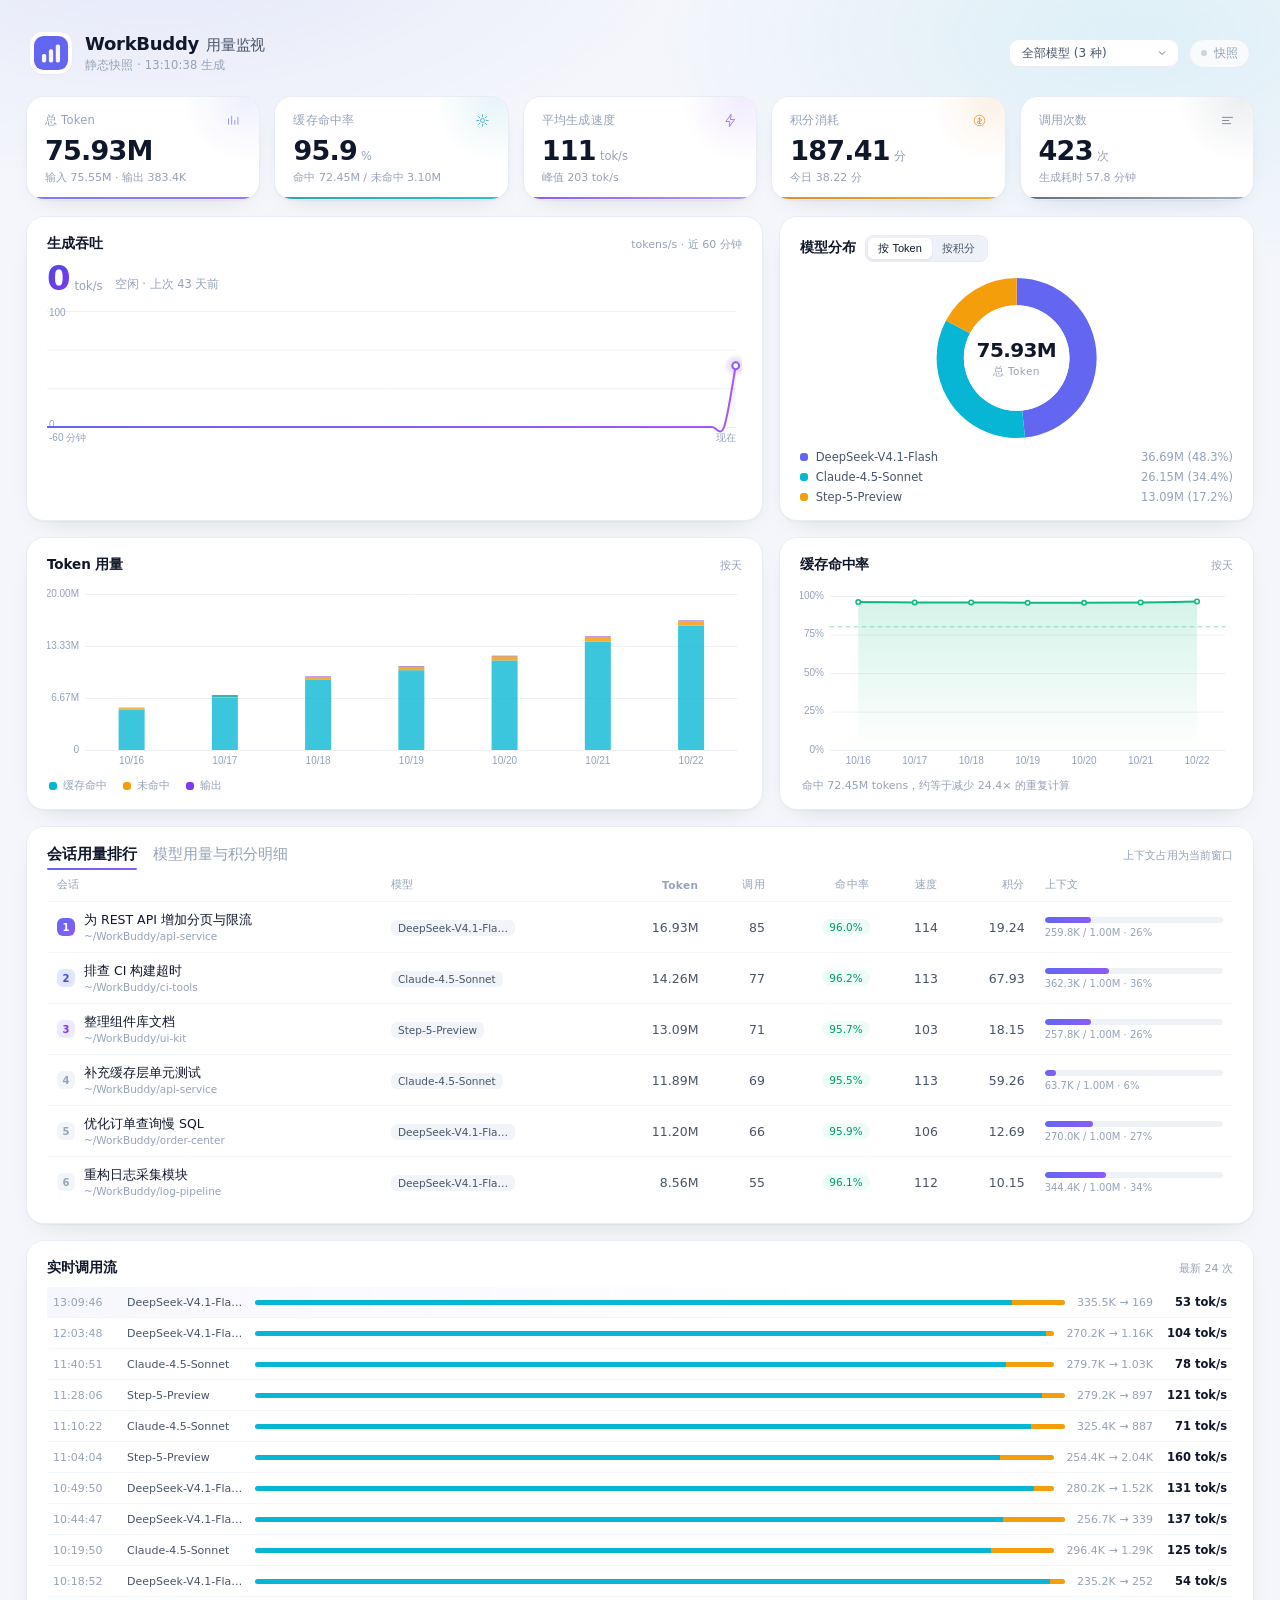
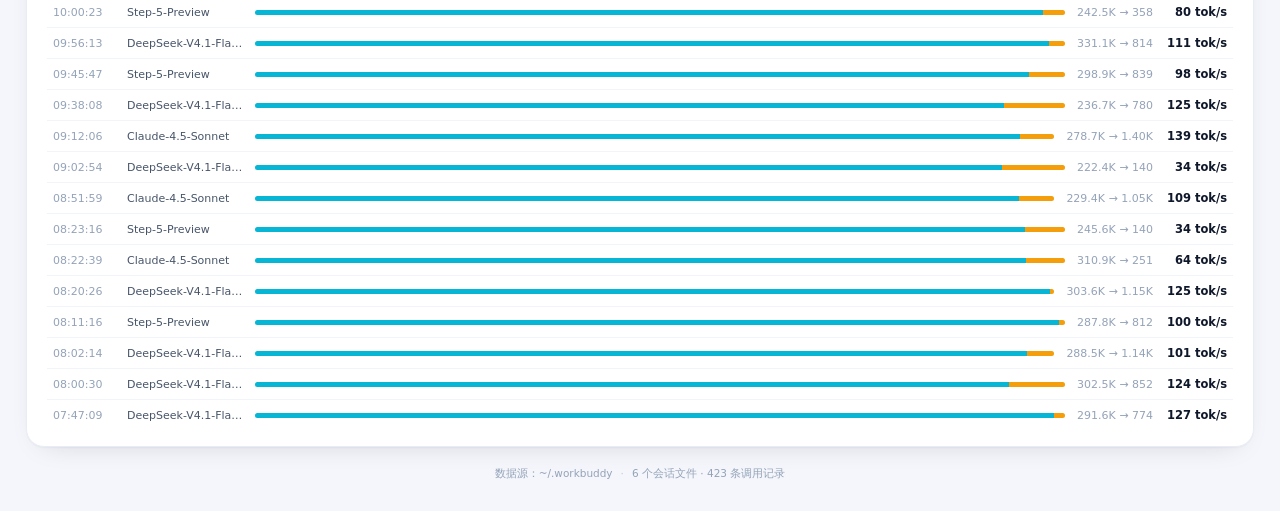
<file: preview.html>
<!DOCTYPE html>
<html lang="zh-CN">
<head>
<meta charset="utf-8">
<meta name="viewport" content="width=device-width, initial-scale=1">
<title>WorkBuddy 用量监视</title>
<link rel="icon" href="[data-uri]">
<style>
:root {
  --bg: #f4f6fb;
  --bg2: #eef1f8;
  --panel: #ffffff;
  --ink: #0f172a;
  --ink2: #475569;
  --ink3: #94a3b8;
  --line: #e8ecf4;
  --line2: #f1f4f9;
  --indigo: #6366f1;
  --violet: #8b5cf6;
  --cyan: #06b6d4;
  --amber: #f59e0b;
  --shadow: 0 1px 2px rgba(15, 23, 42, .04), 0 10px 28px -18px rgba(15, 23, 42, .22);
  --shadow-h: 0 2px 4px rgba(15, 23, 42, .05), 0 18px 36px -22px rgba(15, 23, 42, .3);
  --radius: 18px;
}

* { box-sizing: border-box; }

html, body {
  margin: 0;
  padding: 0;
  background: var(--bg);
  color: var(--ink);
  font-family: -apple-system, BlinkMacSystemFont, "Segoe UI", "Noto Sans CJK SC",
               "PingFang SC", "Hiragino Sans GB", "Microsoft YaHei", system-ui, sans-serif;
  font-size: 14px;
  -webkit-font-smoothing: antialiased;
}

body::before {
  content: "";
  position: fixed;
  inset: 0;
  background:
    radial-gradient(900px 420px at 12% -8%, rgba(99, 102, 241, .10), transparent 60%),
    radial-gradient(760px 380px at 88% 4%, rgba(6, 182, 212, .09), transparent 62%);
  pointer-events: none;
  z-index: 0;
}

.app {
  position: relative;
  z-index: 1;
  max-width: 1460px;
  margin: 0 auto;
  padding: 26px 26px 30px;
}

/* ---------------- topbar ---------------- */

.topbar {
  display: flex;
  align-items: center;
  gap: 20px;
  padding: 6px 4px 22px;
  flex-wrap: wrap;
}

.brand { display: flex; align-items: center; gap: 13px; margin-right: auto; }

.logo {
  width: 42px; height: 42px;
  border-radius: 13px;
  background: #fff;
  box-shadow: var(--shadow);
  display: grid;
  place-items: center;
  flex: none;
}
.logo svg { width: 34px; height: 34px; }

.brand-txt h1 {
  margin: 0;
  font-size: 18px;
  font-weight: 650;
  letter-spacing: -.015em;
  display: flex;
  align-items: baseline;
  gap: 7px;
}
.brand-txt h1 em {
  font-style: normal;
  font-weight: 500;
  font-size: 15px;
  color: var(--ink2);
}
.brand-txt .sub {
  margin-top: 3px;
  font-size: 11.5px;
  color: var(--ink3);
  letter-spacing: .01em;
}

.seg {
  display: inline-flex;
  background: #fff;
  border: 1px solid var(--line);
  border-radius: 12px;
  padding: 3px;
  box-shadow: 0 1px 2px rgba(15, 23, 42, .03);
}
.seg button {
  border: 0;
  background: transparent;
  color: var(--ink2);
  font: inherit;
  font-size: 12.5px;
  padding: 7px 15px;
  border-radius: 9px;
  cursor: pointer;
  transition: background .18s, color .18s, box-shadow .18s;
  white-space: nowrap;
}
.seg button:hover { color: var(--ink); background: #f7f8fc; }
.seg button.on {
  background: linear-gradient(135deg, #6366f1, #8b5cf6);
  color: #fff;
  box-shadow: 0 4px 12px -4px rgba(99, 102, 241, .5);
}

.top-right { display: flex; align-items: center; gap: 10px; }

.live {
  display: inline-flex;
  align-items: center;
  gap: 7px;
  font-size: 11.5px;
  color: #059669;
  background: #ecfdf5;
  border: 1px solid #d1fae5;
  padding: 6px 11px;
  border-radius: 999px;
  font-weight: 500;
  transition: opacity .2s;
}
.live i {
  width: 6px; height: 6px;
  border-radius: 50%;
  background: #10b981;
  box-shadow: 0 0 0 0 rgba(16, 185, 129, .55);
  animation: pulse 2s infinite;
}
.live.off { color: var(--ink3); background: #f8fafc; border-color: var(--line); }
.live.off i { background: #cbd5e1; animation: none; box-shadow: none; }

@keyframes pulse {
  0% { box-shadow: 0 0 0 0 rgba(16, 185, 129, .5); }
  70% { box-shadow: 0 0 0 7px rgba(16, 185, 129, 0); }
  100% { box-shadow: 0 0 0 0 rgba(16, 185, 129, 0); }
}

.icon-btn {
  width: 34px; height: 34px;
  border-radius: 11px;
  border: 1px solid var(--line);
  background: #fff;
  cursor: pointer;
  display: grid;
  place-items: center;
  box-shadow: 0 1px 2px rgba(15, 23, 42, .03);
  transition: transform .15s, background .15s;
}
.icon-btn:hover { background: #f8fafc; transform: translateY(-1px); }
.icon-btn svg { width: 14px; height: 14px; fill: var(--ink2); }

/* ---------------- kpi ---------------- */

.kpis {
  display: grid;
  grid-template-columns: repeat(5, 1fr);
  gap: 14px;
  margin-bottom: 16px;
}

.kpi {
  position: relative;
  background: var(--panel);
  border: 1px solid var(--line);
  border-radius: var(--radius);
  padding: 16px 18px 14px;
  box-shadow: var(--shadow);
  overflow: hidden;
  transition: transform .2s ease, box-shadow .2s ease;
}
.kpi:hover { transform: translateY(-2px); box-shadow: var(--shadow-h); }
.kpi::after {
  content: "";
  position: absolute;
  left: 0; right: 0; bottom: 0;
  height: 2.5px;
  background: linear-gradient(90deg, var(--a), var(--b));
  opacity: .85;
}
.kpi::before {
  content: "";
  position: absolute;
  width: 130px; height: 130px;
  right: -52px; top: -62px;
  border-radius: 50%;
  background: radial-gradient(circle, var(--a), transparent 68%);
  opacity: .10;
}

.kpi-top {
  display: flex;
  align-items: center;
  justify-content: space-between;
  font-size: 11.5px;
  color: var(--ink3);
  letter-spacing: .02em;
}
.kpi-ico {
  width: 15px; height: 15px;
  fill: none;
  stroke: var(--a);
  stroke-width: 1.6;
  opacity: .65;
}

.kpi-val {
  margin: 9px 0 5px;
  display: flex;
  align-items: baseline;
  gap: 4px;
}
.kpi-val b {
  font-size: 27px;
  font-weight: 640;
  letter-spacing: -.028em;
  font-variant-numeric: tabular-nums;
  line-height: 1.05;
}
.kpi-val small { font-size: 11.5px; color: var(--ink3); font-weight: 500; }

.kpi-foot {
  font-size: 11px;
  color: var(--ink3);
  white-space: nowrap;
  overflow: hidden;
  text-overflow: ellipsis;
}

/* ---------------- cards ---------------- */

.grid {
  display: grid;
  grid-template-columns: 1.55fr 1fr;
  gap: 16px;
  margin-bottom: 16px;
}

.card {
  background: var(--panel);
  border: 1px solid var(--line);
  border-radius: var(--radius);
  padding: 18px 20px 16px;
  box-shadow: var(--shadow);
  transition: box-shadow .22s ease;
  min-width: 0;
}
.card:hover { box-shadow: var(--shadow-h); }

.card > header {
  display: flex;
  align-items: baseline;
  gap: 10px;
  margin-bottom: 10px;
}
.card h2 {
  margin: 0;
  font-size: 13.5px;
  font-weight: 620;
  letter-spacing: -.005em;
  color: var(--ink);
}
.tag {
  font-size: 11px;
  color: var(--ink3);
  margin-left: auto;
  white-space: nowrap;
  font-variant-numeric: tabular-nums;
}

.chart-wrap {
  position: relative;
  height: 148px;
  margin-top: 4px;
}
.chart-wrap.tall { height: 186px; }
.chart-wrap canvas { width: 100%; height: 100%; display: block; }

.big-row {
  display: flex;
  align-items: flex-end;
  gap: 12px;
  margin: -2px 0 2px;
}
.big { display: flex; align-items: baseline; gap: 5px; }
.big b {
  font-size: 34px;
  font-weight: 650;
  letter-spacing: -.035em;
  font-variant-numeric: tabular-nums;
  line-height: 1;
  background: linear-gradient(135deg, #4f46e5, #7c3aed);
  -webkit-background-clip: text;
  background-clip: text;
  color: transparent;
}
.big small { font-size: 11.5px; color: var(--ink3); }
.big-sub {
  font-size: 11.5px;
  color: var(--ink3);
  padding-bottom: 3px;
}

.donut-wrap {
  position: relative;
  height: 172px;
  display: grid;
  place-items: center;
}
.donut-wrap canvas { width: 100%; height: 100%; position: absolute; inset: 0; }
.donut-center {
  position: relative;
  text-align: center;
  pointer-events: none;
}
.donut-center b {
  display: block;
  font-size: 20px;
  font-weight: 650;
  letter-spacing: -.03em;
  font-variant-numeric: tabular-nums;
}
.donut-center span {
  font-size: 10.5px;
  color: var(--ink3);
  letter-spacing: .04em;
}

.legend {
  list-style: none;
  margin: 6px 0 0;
  padding: 0;
  display: flex;
  flex-direction: column;
  gap: 6px;
}
.legend li {
  display: flex;
  align-items: center;
  gap: 8px;
  font-size: 11.5px;
  color: var(--ink2);
}
.legend i {
  width: 8px; height: 8px;
  border-radius: 3px;
  flex: none;
}
.legend .lname {
  overflow: hidden;
  text-overflow: ellipsis;
  white-space: nowrap;
}
.legend .lval {
  margin-left: auto;
  color: var(--ink3);
  font-variant-numeric: tabular-nums;
  flex: none;
}

.legend li.breakdown-item {
  display: flex;
  flex-direction: column;
  align-items: stretch;
  gap: 3px;
  padding: 3px 0;
}
.breakdown-item .item-head {
  display: flex;
  align-items: center;
  gap: 8px;
  font-size: 11.5px;
}
.breakdown-item .item-sub {
  display: flex;
  justify-content: space-between;
  align-items: center;
  margin-left: 16px;
  font-size: 10px;
  color: var(--ink3);
}
.price-chip {
  background: #f1f5f9;
  color: #334155;
  border-radius: 4px;
  padding: 1px 6px;
  font-weight: 550;
  font-size: 9.5px;
  letter-spacing: .02em;
}
.comp-txt {
  font-variant-numeric: tabular-nums;
  color: var(--ink3);
}
.breakdown-foot {
  display: flex;
  justify-content: space-between;
  align-items: center;
  margin-top: 6px;
  padding-top: 6px;
  border-top: 1px dashed var(--line);
  font-size: 10px;
}
.breakdown-foot .avg-price {
  color: var(--brand);
  font-weight: 600;
}
.breakdown-foot .foot-note {
  color: var(--ink3);
  font-size: 9px;
}

.legend-inline {
  display: flex;
  gap: 16px;
  font-size: 11px;
  color: var(--ink3);
  margin-top: 8px;
  padding-left: 2px;
}
.legend-inline span { display: inline-flex; align-items: center; gap: 6px; }
.legend-inline i {
  width: 8px; height: 8px;
  border-radius: 3px;
  display: inline-block;
}

.cache-note {
  font-size: 11px;
  color: var(--ink3);
  margin-top: 8px;
  padding-left: 2px;
}

/* ---------------- table ---------------- */

.c-sessions { margin-bottom: 16px; }

.table-wrap { overflow-x: auto; margin: 0 -6px; padding: 0 6px; }

table { width: 100%; border-collapse: collapse; }

thead th {
  text-align: left;
  font-size: 10.5px;
  font-weight: 550;
  color: var(--ink3);
  letter-spacing: .04em;
  padding: 0 10px 9px;
  white-space: nowrap;
  border-bottom: 1px solid var(--line2);
}
th.num, td.num { text-align: right; font-variant-numeric: tabular-nums; }

tbody td {
  padding: 10px;
  font-size: 12.5px;
  border-bottom: 1px solid var(--line2);
  color: var(--ink2);
  white-space: nowrap;
}
tbody tr:last-child td { border-bottom: 0; }
tbody tr { transition: background .15s; }
tbody tr:hover { background: #fafbff; }

td.col-title { max-width: 300px; }
.title-cell { display: flex; align-items: center; gap: 9px; min-width: 0; }
.rank {
  width: 18px; height: 18px;
  border-radius: 6px;
  background: #f1f5f9;
  color: var(--ink3);
  font-size: 10px;
  display: grid;
  place-items: center;
  flex: none;
  font-weight: 600;
}
tr:nth-child(1) .rank { background: linear-gradient(135deg, #6366f1, #8b5cf6); color: #fff; }
tr:nth-child(2) .rank { background: #e0e7ff; color: #4f46e5; }
tr:nth-child(3) .rank { background: #ede9fe; color: #7c3aed; }
.t-name {
  font-size: 12.5px;
  color: var(--ink);
  overflow: hidden;
  text-overflow: ellipsis;
  white-space: nowrap;
}
.t-path {
  font-size: 10.5px;
  color: var(--ink3);
  overflow: hidden;
  text-overflow: ellipsis;
  white-space: nowrap;
  margin-top: 1px;
}
.model-chip {
  display: inline-block;
  font-size: 10.5px;
  padding: 2px 7px;
  border-radius: 6px;
  background: #f1f5f9;
  color: var(--ink2);
  max-width: 150px;
  overflow: hidden;
  text-overflow: ellipsis;
  vertical-align: middle;
}

.bar-cell { min-width: 96px; }
.ctx-bar {
  position: relative;
  height: 6px;
  border-radius: 999px;
  background: #eef2f7;
  overflow: hidden;
}
.ctx-bar > i {
  position: absolute;
  left: 0; top: 0; bottom: 0;
  border-radius: 999px;
  background: linear-gradient(90deg, #6366f1, #8b5cf6);
}
.ctx-txt {
  font-size: 10px;
  color: var(--ink3);
  margin-top: 4px;
  font-variant-numeric: tabular-nums;
}

.pill {
  display: inline-block;
  font-size: 10.5px;
  padding: 2px 7px;
  border-radius: 999px;
  font-variant-numeric: tabular-nums;
}
.pill.good { background: #ecfdf5; color: #059669; }
.pill.mid { background: #fffbeb; color: #b45309; }
.pill.bad { background: #fef2f2; color: #dc2626; }
.pill.flat { background: #f1f5f9; color: var(--ink3); }

/* ---------------- stream ---------------- */

.c-stream { margin-bottom: 14px; }

.stream { list-style: none; margin: 0; padding: 0; }

.stream li {
  display: grid;
  grid-template-columns: 62px 116px 1fr auto auto;
  align-items: center;
  gap: 12px;
  padding: 8px 6px;
  border-bottom: 1px solid var(--line2);
  font-size: 12px;
  color: var(--ink2);
  animation: slideIn .35s ease both;
}
.stream li:last-child { border-bottom: 0; }
.stream li.fresh { background: linear-gradient(90deg, rgba(99, 102, 241, .055), transparent 70%); }

@keyframes slideIn {
  from { opacity: 0; transform: translateY(-4px); }
  to { opacity: 1; transform: none; }
}

.st-time {
  font-variant-numeric: tabular-nums;
  color: var(--ink3);
  font-size: 11px;
}
.st-model {
  font-size: 11px;
  color: var(--ink2);
  overflow: hidden;
  text-overflow: ellipsis;
  white-space: nowrap;
}
.st-bars { display: flex; align-items: center; gap: 8px; min-width: 0; }
.mini-bar {
  height: 5px;
  border-radius: 999px;
  background: #eef2f7;
  position: relative;
  flex: 1;
  min-width: 40px;
  overflow: hidden;
  display: flex;
}
.mini-bar i { height: 100%; display: block; flex: 0 0 auto; }
.st-nums {
  font-size: 11px;
  color: var(--ink3);
  font-variant-numeric: tabular-nums;
  white-space: nowrap;
}
.st-speed {
  font-size: 11.5px;
  font-variant-numeric: tabular-nums;
  color: var(--ink);
  font-weight: 550;
  min-width: 62px;
  text-align: right;
}
.st-speed.zero { color: var(--ink3); font-weight: 400; }

.foot {
  display: flex;
  gap: 8px;
  justify-content: center;
  font-size: 10.5px;
  color: var(--ink3);
  padding: 6px 0 0;
}
.dotsep { opacity: .5; }

/* ---------------- tooltip ---------------- */

.tip {
  position: fixed;
  z-index: 50;
  pointer-events: none;
  background: rgba(15, 23, 42, .93);
  color: #fff;
  font-size: 11px;
  line-height: 1.55;
  padding: 7px 10px;
  border-radius: 9px;
  box-shadow: 0 8px 24px -8px rgba(15, 23, 42, .5);
  opacity: 0;
  transform: translate(-50%, -120%) scale(.97);
  transition: opacity .12s, transform .12s;
  white-space: nowrap;
  backdrop-filter: blur(4px);
}
.tip.show { opacity: 1; transform: translate(-50%, -130%) scale(1); }
.tip b { font-weight: 600; }
/* ---------------- 自定义时间与模型筛选增强 ---------------- */

.range-box {
  position: relative;
}

.custom-date-popover {
  position: absolute;
  top: calc(100% + 8px);
  left: 0;
  z-index: 60;
  width: 320px;
  background: #ffffff;
  border: 1px solid var(--line);
  border-radius: 14px;
  padding: 14px 16px;
  box-shadow: 0 10px 30px -10px rgba(15, 23, 42, .18), 0 2px 6px rgba(15, 23, 42, .06);
  animation: popIn .16s ease-out;
}

@keyframes popIn {
  from { opacity: 0; transform: translateY(-4px) scale(.98); }
  to { opacity: 1; transform: translateY(0) scale(1); }
}

.pop-header {
  font-size: 13px;
  font-weight: 600;
  color: var(--ink);
  margin-bottom: 10px;
}

.pop-presets {
  display: flex;
  flex-wrap: wrap;
  gap: 6px;
  margin-bottom: 12px;
}

.preset-chip {
  border: 1px solid var(--line);
  background: var(--bg);
  color: var(--ink2);
  font-size: 11.5px;
  padding: 4px 10px;
  border-radius: 7px;
  cursor: pointer;
  transition: all .15s;
}

.preset-chip:hover {
  background: #eef2ff;
  color: #4f46e5;
  border-color: #c7d2fe;
}

.pop-inputs {
  display: flex;
  align-items: center;
  gap: 8px;
  margin-bottom: 14px;
}

.input-group {
  flex: 1;
  display: flex;
  flex-direction: column;
  gap: 3px;
}

.input-group label {
  font-size: 10.5px;
  color: var(--ink3);
}

.input-group input[type="date"] {
  border: 1px solid var(--line);
  border-radius: 8px;
  padding: 5px 8px;
  font-size: 12px;
  font-family: inherit;
  color: var(--ink);
  outline: none;
  background: #fff;
  transition: border-color .15s;
}

.input-group input[type="date"]:focus {
  border-color: var(--indigo);
}

.input-sep {
  font-size: 12px;
  color: var(--ink3);
  margin-top: 14px;
}

.pop-actions {
  display: flex;
  justify-content: flex-end;
  gap: 8px;
}

.pop-actions button {
  font-size: 12px;
  padding: 5px 13px;
  border-radius: 8px;
  cursor: pointer;
  font-family: inherit;
}

.btn-cancel {
  border: 1px solid var(--line);
  background: #fff;
  color: var(--ink2);
}

.btn-cancel:hover { background: #f8fafc; }

.btn-apply {
  border: none;
  background: linear-gradient(135deg, #6366f1, #8b5cf6);
  color: #fff;
  font-weight: 500;
  box-shadow: 0 2px 8px -2px rgba(99, 102, 241, .5);
}

.btn-apply:hover {
  opacity: .95;
}

.model-select-wrap {
  position: relative;
  display: inline-flex;
  align-items: center;
}

#model-filter {
  appearance: none;
  -webkit-appearance: none;
  border: 1px solid var(--line);
  background: #fff url('data:image/svg+xml;utf8,<svg xmlns="http://www.w3.org/2000/svg" width="12" height="12" viewBox="0 0 24 24" fill="none" stroke="%2364748b" stroke-width="2"><path d="M6 9l6 6 6-6"/></svg>') no-repeat right 10px center;
  color: var(--ink2);
  font-size: 12px;
  font-family: inherit;
  padding: 6px 28px 6px 12px;
  border-radius: 10px;
  cursor: pointer;
  outline: none;
  transition: all .18s;
  max-width: 170px;
  white-space: nowrap;
  overflow: hidden;
  text-overflow: ellipsis;
}

#model-filter:hover {
  border-color: #cbd5e1;
}

#model-filter.active {
  background-color: #eef2ff;
  color: #4f46e5;
  border-color: #a5b4fc;
  font-weight: 500;
}

.filter-clear-btn {
  position: absolute;
  right: 24px;
  border: none;
  background: #cbd5e1;
  color: #fff;
  border-radius: 50%;
  width: 15px;
  height: 15px;
  line-height: 14px;
  font-size: 11px;
  text-align: center;
  cursor: pointer;
  padding: 0;
}

.filter-clear-btn:hover {
  background: #94a3b8;
}

/* ---------------- 模型卡片内度量切换 ---------------- */

.card-seg {
  display: inline-flex;
  background: var(--bg2);
  border: 1px solid var(--line);
  border-radius: 8px;
  padding: 2px;
}

.card-seg button {
  border: 0;
  background: transparent;
  color: var(--ink2);
  font-size: 11px;
  padding: 3px 10px;
  border-radius: 6px;
  cursor: pointer;
  transition: all .15s;
}

.card-seg button.on {
  background: #fff;
  color: var(--ink);
  font-weight: 500;
  box-shadow: 0 1px 3px rgba(15, 23, 42, .08);
}

/* ---------------- 表格选项卡切换 ---------------- */

.tab-header {
  display: inline-flex;
  gap: 16px;
  align-items: center;
}

.tbl-tab {
  border: none;
  background: transparent;
  padding: 0 0 4px;
  font-size: 15px;
  font-weight: 500;
  color: var(--ink3);
  cursor: pointer;
  position: relative;
  transition: color .18s;
}

.tbl-tab:hover {
  color: var(--ink2);
}

.tbl-tab.on {
  color: var(--ink);
  font-weight: 650;
}

.tbl-tab.on::after {
  content: "";
  position: absolute;
  bottom: -2px;
  left: 0;
  right: 0;
  height: 2px;
  background: linear-gradient(90deg, #6366f1, #8b5cf6);
  border-radius: 2px;
}

/* ---------------- 模型明细表格 ---------------- */

#tbl-models .btn-filter-this {
  border: 1px solid #c7d2fe;
  background: #eef2ff;
  color: #4f46e5;
  font-size: 11px;
  padding: 3px 9px;
  border-radius: 6px;
  cursor: pointer;
  transition: all .15s;
}

#tbl-models .btn-filter-this:hover {
  background: #6366f1;
  color: #fff;
  border-color: #6366f1;
}

#tbl-models .credit-bar-cell {
  display: flex;
  align-items: center;
  justify-content: flex-end;
  gap: 8px;
}

#tbl-models .credit-mini-bar {
  width: 52px;
  height: 6px;
  background: #f1f5f9;
  border-radius: 3px;
  overflow: hidden;
}

#tbl-models .credit-mini-bar i {
  display: block;
  height: 100%;
  background: linear-gradient(90deg, #f59e0b, #d97706);
  border-radius: 3px;
}

/* ---------------- responsive ---------------- */

@media (max-width: 1240px) {
  .kpis { grid-template-columns: repeat(3, 1fr); }
  .grid { grid-template-columns: 1fr; }
}

@media (max-width: 860px) {
  .app { padding: 18px 14px 24px; }
  .kpis { grid-template-columns: repeat(2, 1fr); }
  .topbar { gap: 12px; }
  .stream li { grid-template-columns: 54px 1fr auto; }

  .stream .st-nums { display: none; }
  .stream .st-model { display: none; }
  td.col-ctx { display: none; }
  th.col-ctx { display: none; }
}

::-webkit-scrollbar { width: 9px; height: 9px; }
::-webkit-scrollbar-track { background: transparent; }
::-webkit-scrollbar-thumb {
  background: #d5dbe7;
  border-radius: 999px;
  border: 2px solid var(--bg);
}
::-webkit-scrollbar-thumb:hover { background: #c2c9d8; }

</style>
</head>
<body>
<div class="app">

  <header class="topbar">
    <div class="brand">
      <div class="logo">
        <svg viewBox="0 0 32 32" aria-hidden="true">
          <rect x="0" y="0" width="32" height="32" rx="9" fill="url(#lg)"/>
          <rect x="7.5" y="17" width="4" height="8" rx="1.6" fill="#fff" opacity=".95"/>
          <rect x="14" y="12.5" width="4" height="12.5" rx="1.6" fill="#fff" opacity=".95"/>
          <rect x="20.5" y="8" width="4" height="17" rx="1.6" fill="#fff" opacity=".95"/>
          <defs>
            <linearGradient id="lg" x1="0" y1="0" x2="32" y2="32">
              <stop offset="0" stop-color="#6366f1"/>
              <stop offset="1" stop-color="#8b5cf6"/>
            </linearGradient>
          </defs>
        </svg>
      </div>
      <div class="brand-txt">
        <h1>WorkBuddy <em>用量监视</em></h1>
        <div class="sub"><span id="live-status">正在读取本地记录…</span></div>
      </div>
    </div>

    <div class="range-box">
      <nav class="seg" id="range">
        <button data-range="today" class="on">今日</button>
        <button data-range="yesterday">昨日</button>
        <button data-range="7d">近 7 天</button>
        <button data-range="30d">近 30 天</button>
        <button data-range="all">全部</button>
        <button data-range="custom" id="btn-custom-range">自定义 ▾</button>
      </nav>

      <div class="custom-date-popover" id="custom-date-popover" style="display:none">
        <div class="pop-header">选定查询时间</div>
        <div class="pop-presets">
          <button type="button" class="preset-chip" data-preset="today">今日</button>
          <button type="button" class="preset-chip" data-preset="yesterday">昨日</button>
          <button type="button" class="preset-chip" data-preset="7d">近 7 天</button>
          <button type="button" class="preset-chip" data-preset="30d">近 30 天</button>
          <button type="button" class="preset-chip" data-preset="thismonth">本月</button>
        </div>
        <div class="pop-inputs">
          <div class="input-group">
            <label for="inp-start-date">开始日期</label>
            <input type="date" id="inp-start-date">
          </div>
          <div class="input-sep">至</div>
          <div class="input-group">
            <label for="inp-end-date">结束日期</label>
            <input type="date" id="inp-end-date">
          </div>
        </div>
        <div class="pop-actions">
          <button type="button" class="btn-cancel" id="btn-custom-cancel">取消</button>
          <button type="button" class="btn-apply" id="btn-custom-apply">确定查询</button>
        </div>
      </div>
    </div>

    <div class="top-right">
      <div class="model-select-wrap">
        <select id="model-filter" title="按模型筛选用量和积分">
          <option value="">全部模型</option>
        </select>
        <button id="model-filter-clear" class="filter-clear-btn" title="清除模型筛选" style="display:none">×</button>
      </div>
      <div class="live" id="livebadge"><i></i>实时</div>
      <button class="icon-btn" id="pause" title="暂停 / 继续刷新">
        <svg viewBox="0 0 16 16"><rect x="4" y="3" width="3" height="10" rx="1"/><rect x="9" y="3" width="3" height="10" rx="1"/></svg>
      </button>
    </div>
  </header>

  <section class="kpis">
    <article class="kpi" style="--a:#6366f1;--b:#8b5cf6">
      <div class="kpi-top"><span>总 Token</span>
        <svg class="kpi-ico" viewBox="0 0 24 24"><path d="M4 18V9m5 9V5m5 13v-6m5 6V7" stroke-linecap="round"/></svg>
      </div>
      <div class="kpi-val"><b data-k="tokens">0</b></div>
      <div class="kpi-foot"><span data-k="inout">输入 — · 输出 —</span></div>
    </article>

    <article class="kpi" style="--a:#0891b2;--b:#06b6d4">
      <div class="kpi-top"><span>缓存命中率</span>
        <svg class="kpi-ico" viewBox="0 0 24 24"><path d="M12 3v3m0 12v3M3 12h3m12 0h3M5.6 5.6l2.1 2.1m8.6 8.6l2.1 2.1m0-12.8l-2.1 2.1M7.7 16.3l-2.1 2.1" stroke-linecap="round"/><circle cx="12" cy="12" r="3.2"/></svg>
      </div>
      <div class="kpi-val"><b data-k="hitrate">0</b><small>%</small></div>
      <div class="kpi-foot"><span data-k="hitinfo">命中 — / 未命中 —</span></div>
    </article>

    <article class="kpi" style="--a:#7c3aed;--b:#a78bfa">
      <div class="kpi-top"><span>平均生成速度</span>
        <svg class="kpi-ico" viewBox="0 0 24 24"><path d="M13 2L4.5 13.5H11l-1 8.5 8.5-11.5H12l1-8.5z" stroke-linejoin="round"/></svg>
      </div>
      <div class="kpi-val"><b data-k="speed">0</b><small>tok/s</small></div>
      <div class="kpi-foot"><span data-k="speedinfo">峰值 —</span></div>
    </article>

    <article class="kpi" style="--a:#d97706;--b:#f59e0b">
      <div class="kpi-top"><span>积分消耗</span>
        <svg class="kpi-ico" viewBox="0 0 24 24"><circle cx="12" cy="12" r="8.5"/><path d="M12 7v10M9.5 9.5h4a1.8 1.8 0 010 3.6h-3a1.8 1.8 0 000 3.6h4" stroke-linecap="round"/></svg>
      </div>
      <div class="kpi-val"><b data-k="credit">0</b><small>分</small></div>
      <div class="kpi-foot"><span data-k="creditinfo">今日 —</span></div>
    </article>

    <article class="kpi" style="--a:#475569;--b:#94a3b8">
      <div class="kpi-top"><span>调用次数</span>
        <svg class="kpi-ico" viewBox="0 0 24 24"><path d="M4 7h16M4 12h10M4 17h13" stroke-linecap="round"/></svg>
      </div>
      <div class="kpi-val"><b data-k="calls">0</b><small>次</small></div>
      <div class="kpi-foot"><span data-k="callinfo">生成耗时 —</span></div>
    </article>
  </section>

  <section class="grid">
    <article class="card c-speed">
      <header>
        <h2>生成吞吐</h2>
        <span class="tag">tokens/s · 近 60 分钟</span>
      </header>
      <div class="big-row">
        <div class="big"><b id="now-speed">0</b><small>tok/s</small></div>
        <div class="big-sub" id="now-sub">等待中</div>
      </div>
      <div class="chart-wrap"><canvas id="chart-speed"></canvas></div>
    </article>

    <article class="card c-model">
      <header>
        <h2 id="model-card-title">模型分布</h2>
        <div class="card-seg" id="model-metric-toggle">
          <button class="on" data-metric="tokens">按 Token</button>
          <button data-metric="credit">按积分</button>
        </div>
      </header>
      <div class="donut-wrap">
        <canvas id="chart-models"></canvas>
        <div class="donut-center"><b id="model-total">—</b><span id="model-total-label">总 Token</span></div>
      </div>
      <ul class="legend" id="model-legend"></ul>
    </article>

    <article class="card c-usage">
      <header><h2>Token 用量</h2><span class="tag" id="usage-tag">按小时</span></header>
      <div class="chart-wrap tall"><canvas id="chart-usage"></canvas></div>
      <div class="legend-inline">
        <span><i style="background:#06b6d4"></i>缓存命中</span>
        <span><i style="background:#f59e0b"></i>未命中</span>
        <span><i style="background:#7c3aed"></i>输出</span>
      </div>
    </article>

    <article class="card c-cache">
      <header><h2>缓存命中率</h2><span class="tag" id="cache-tag">按小时</span></header>
      <div class="chart-wrap tall"><canvas id="chart-cache"></canvas></div>
      <div class="cache-note" id="cache-note">缓存让重复上下文无需重新计费</div>
    </article>
  </section>

  <section class="card c-sessions">
    <header>
      <div class="tab-header" id="table-tabs">
        <button class="tbl-tab on" data-tab="sessions">会话用量排行</button>
        <button class="tbl-tab" data-tab="models">模型用量与积分明细</button>
      </div>
      <span class="tag" id="table-tag">上下文占用为当前窗口</span>
    </header>
    <div class="table-wrap" id="wrap-sessions">
      <table id="tbl-sessions">
        <thead>
          <tr>
            <th class="col-title">会话</th>
            <th>模型</th>
            <th class="num">Token</th>
            <th class="num">调用</th>
            <th class="num">命中率</th>
            <th class="num">速度</th>
            <th class="num">积分</th>
            <th class="col-ctx">上下文</th>
          </tr>
        </thead>
        <tbody></tbody>
      </table>
    </div>
    <div class="table-wrap" id="wrap-models" style="display:none">
      <table id="tbl-models">
        <thead>
          <tr>
            <th class="col-title">模型名称</th>
            <th class="num">Token 总量</th>
            <th class="num">输入 / 输出</th>
            <th class="num">缓存命中率</th>
            <th class="num">调用次数</th>
            <th class="num">平均速度</th>
            <th class="num">积分消耗</th>
            <th class="num">积分占比</th>
            <th style="text-align:center;width:80px">操作</th>
          </tr>
        </thead>
        <tbody></tbody>
      </table>
    </div>
  </section>

  <section class="card c-stream">
    <header><h2>实时调用流</h2><span class="tag" id="stream-tag">最新 24 次</span></header>
    <ul class="stream" id="stream"></ul>
  </section>

  <footer class="foot">
    <span id="foot-src">数据源：~/.workbuddy</span>
    <span class="dotsep">·</span>
    <span id="foot-stat">—</span>
  </footer>
</div>

<div class="tip" id="tip"></div>
<script>window.__WB_SNAPSHOT__ = {"generated_at": 1792674638871, "range": "all", "start": 1792109244131, "end": 1792674638871, "selected_model": null, "kpi": {"tokens": 75934516, "input": 75551148, "output": 383368, "cache_hit": 72451600, "cache_miss": 3099548, "hit_rate": 0.9589741773348037, "credit": 187.41, "calls": 423, "avg_speed": 110.5671379381055, "peak_speed": 202.65111346765642, "gen_seconds": 3467.3, "today_tokens": 16587812, "today_credit": 38.22, "today_calls": 61, "all_tokens": 75934516, "all_credit": 187.41}, "series": {"granularity": "day", "buckets": [{"label": "10/16", "hit": 5158302, "miss": 211677, "out": 52950, "credit": 15.904000000000003, "calls": 61, "t": 1792080000000}, {"label": "10/17", "hit": 6751221, "miss": 292454, "out": 47646, "credit": 15.593999999999992, "calls": 60, "t": 1792166400000}, {"label": "10/18", "hit": 8981214, "miss": 389376, "out": 57230, "credit": 22.754, "calls": 63, "t": 1792252800000}, {"label": "10/19", "hit": 10231181, "miss": 471961, "out": 55112, "credit": 27.774000000000004, "calls": 59, "t": 1792339200000}, {"label": "10/20", "hit": 11488522, "miss": 532223, "out": 54702, "credit": 29.835, "calls": 56, "t": 1792425600000}, {"label": "10/21", "hit": 13903170, "miss": 609557, "out": 58206, "credit": 37.332, "calls": 63, "t": 1792512000000}, {"label": "10/22", "hit": 15937990, "miss": 592300, "out": 57522, "credit": 38.22100000000001, "calls": 61, "t": 1792598400000}]}, "speeds": [{"t": 1792671038871, "v": 0.0, "out": 0, "calls": 0}, {"t": 1792671098871, "v": 0.0, "out": 0, "calls": 0}, {"t": 1792671158871, "v": 0.0, "out": 0, "calls": 0}, {"t": 1792671218871, "v": 0.0, "out": 0, "calls": 0}, {"t": 1792671278871, "v": 0.0, "out": 0, "calls": 0}, {"t": 1792671338871, "v": 0.0, "out": 0, "calls": 0}, {"t": 1792671398871, "v": 0.0, "out": 0, "calls": 0}, {"t": 1792671458871, "v": 0.0, "out": 0, "calls": 0}, {"t": 1792671518871, "v": 0.0, "out": 0, "calls": 0}, {"t": 1792671578871, "v": 0.0, "out": 0, "calls": 0}, {"t": 1792671638871, "v": 0.0, "out": 0, "calls": 0}, {"t": 1792671698871, "v": 0.0, "out": 0, "calls": 0}, {"t": 1792671758871, "v": 0.0, "out": 0, "calls": 0}, {"t": 1792671818871, "v": 0.0, "out": 0, "calls": 0}, {"t": 1792671878871, "v": 0.0, "out": 0, "calls": 0}, {"t": 1792671938871, "v": 0.0, "out": 0, "calls": 0}, {"t": 1792671998871, "v": 0.0, "out": 0, "calls": 0}, {"t": 1792672058871, "v": 0.0, "out": 0, "calls": 0}, {"t": 1792672118871, "v": 0.0, "out": 0, "calls": 0}, {"t": 1792672178871, "v": 0.0, "out": 0, "calls": 0}, {"t": 1792672238871, "v": 0.0, "out": 0, "calls": 0}, {"t": 1792672298871, "v": 0.0, "out": 0, "calls": 0}, {"t": 1792672358871, "v": 0.0, "out": 0, "calls": 0}, {"t": 1792672418871, "v": 0.0, "out": 0, "calls": 0}, {"t": 1792672478871, "v": 0.0, "out": 0, "calls": 0}, {"t": 1792672538871, "v": 0.0, "out": 0, "calls": 0}, {"t": 1792672598871, "v": 0.0, "out": 0, "calls": 0}, {"t": 1792672658871, "v": 0.0, "out": 0, "calls": 0}, {"t": 1792672718871, "v": 0.0, "out": 0, "calls": 0}, {"t": 1792672778871, "v": 0.0, "out": 0, "calls": 0}, {"t": 1792672838871, "v": 0.0, "out": 0, "calls": 0}, {"t": 1792672898871, "v": 0.0, "out": 0, "calls": 0}, {"t": 1792672958871, "v": 0.0, "out": 0, "calls": 0}, {"t": 1792673018871, "v": 0.0, "out": 0, "calls": 0}, {"t": 1792673078871, "v": 0.0, "out": 0, "calls": 0}, {"t": 1792673138871, "v": 0.0, "out": 0, "calls": 0}, {"t": 1792673198871, "v": 0.0, "out": 0, "calls": 0}, {"t": 1792673258871, "v": 0.0, "out": 0, "calls": 0}, {"t": 1792673318871, "v": 0.0, "out": 0, "calls": 0}, {"t": 1792673378871, "v": 0.0, "out": 0, "calls": 0}, {"t": 1792673438871, "v": 0.0, "out": 0, "calls": 0}, {"t": 1792673498871, "v": 0.0, "out": 0, "calls": 0}, {"t": 1792673558871, "v": 0.0, "out": 0, "calls": 0}, {"t": 1792673618871, "v": 0.0, "out": 0, "calls": 0}, {"t": 1792673678871, "v": 0.0, "out": 0, "calls": 0}, {"t": 1792673738871, "v": 0.0, "out": 0, "calls": 0}, {"t": 1792673798871, "v": 0.0, "out": 0, "calls": 0}, {"t": 1792673858871, "v": 0.0, "out": 0, "calls": 0}, {"t": 1792673918871, "v": 0.0, "out": 0, "calls": 0}, {"t": 1792673978871, "v": 0.0, "out": 0, "calls": 0}, {"t": 1792674038871, "v": 0.0, "out": 0, "calls": 0}, {"t": 1792674098871, "v": 0.0, "out": 0, "calls": 0}, {"t": 1792674158871, "v": 0.0, "out": 0, "calls": 0}, {"t": 1792674218871, "v": 0.0, "out": 0, "calls": 0}, {"t": 1792674278871, "v": 0.0, "out": 0, "calls": 0}, {"t": 1792674338871, "v": 0.0, "out": 0, "calls": 0}, {"t": 1792674398871, "v": 0.0, "out": 0, "calls": 0}, {"t": 1792674458871, "v": 0.0, "out": 0, "calls": 0}, {"t": 1792674518871, "v": 0.0, "out": 0, "calls": 0}, {"t": 1792674578871, "v": 52.8, "out": 169, "calls": 1}], "models": [{"name": "DeepSeek-V4.1-Flash", "tokens": 36694179, "in": 36504529, "out": 189650, "calls": 206, "hit": 35036575, "miss": 1467954, "credit": 42.08, "share": 0.4832, "credit_share": 0.2245, "hit_rate": 0.9598, "speed": 111.4}, {"name": "Claude-4.5-Sonnet", "tokens": 26146767, "in": 26013046, "out": 133721, "calls": 146, "hit": 24935641, "miss": 1077405, "credit": 127.18, "share": 0.3443, "credit_share": 0.6786, "hit_rate": 0.9586, "speed": 112.9}, {"name": "Step-5-Preview", "tokens": 13093570, "in": 13033573, "out": 59997, "calls": 71, "hit": 12479384, "miss": 554189, "credit": 18.15, "share": 0.1724, "credit_share": 0.0968, "hit_rate": 0.9575, "speed": 103.4}], "all_models": [{"name": "DeepSeek-V4.1-Flash", "tokens": 36694179, "in": 36504529, "out": 189650, "calls": 206, "hit": 35036575, "miss": 1467954, "credit": 42.08, "share": 0.4832, "credit_share": 0.2245, "hit_rate": 0.9598, "speed": 111.4}, {"name": "Claude-4.5-Sonnet", "tokens": 26146767, "in": 26013046, "out": 133721, "calls": 146, "hit": 24935641, "miss": 1077405, "credit": 127.18, "share": 0.3443, "credit_share": 0.6786, "hit_rate": 0.9586, "speed": 112.9}, {"name": "Step-5-Preview", "tokens": 13093570, "in": 13033573, "out": 59997, "calls": 71, "hit": 12479384, "miss": 554189, "credit": 18.15, "share": 0.1724, "credit_share": 0.0968, "hit_rate": 0.9575, "speed": 103.4}], "breakdown": null, "sessions": [{"id": "demo-02", "title": "为 REST API 增加分页与限流", "cwd": "~/WorkBuddy/api-service", "model": "DeepSeek-V4.1-Flash", "tokens": 16933564, "in": 16848056, "out": 85508, "calls": 85, "hit_rate": 0.9600467852196123, "credit": 19.24, "speed": 114.45827482675583, "last": 1792674586849, "used": 259780, "size": 1000000, "active": true}, {"id": "demo-03", "title": "排查 CI 构建超时", "cwd": "~/WorkBuddy/ci-tools", "model": "Claude-4.5-Sonnet", "tokens": 14258664, "in": 14187240, "out": 71424, "calls": 77, "hit_rate": 0.9617406909307237, "credit": 67.93, "speed": 113.17741015402167, "last": 1792667422102, "used": 362263, "size": 1000000, "active": false}, {"id": "demo-05", "title": "整理组件库文档", "cwd": "~/WorkBuddy/ui-kit", "model": "Step-5-Preview", "tokens": 13093570, "in": 13033573, "out": 59997, "calls": 71, "hit_rate": 0.9574798867509317, "credit": 18.15, "speed": 103.36219579846122, "last": 1792668486841, "used": 257843, "size": 1000000, "active": false}, {"id": "demo-04", "title": "补充缓存层单元测试", "cwd": "~/WorkBuddy/api-service", "model": "Claude-4.5-Sonnet", "tokens": 11888103, "in": 11825806, "out": 62297, "calls": 69, "hit_rate": 0.954792848791871, "credit": 59.26, "speed": 112.67684605395004, "last": 1792669251587, "used": 63672, "size": 1000000, "active": false}, {"id": "demo-06", "title": "优化订单查询慢 SQL", "cwd": "~/WorkBuddy/order-center", "model": "DeepSeek-V4.1-Flash", "tokens": 11201085, "in": 11149117, "out": 51968, "calls": 66, "hit_rate": 0.9586460524183216, "credit": 12.69, "speed": 106.10868135951748, "last": 1792666190795, "used": 270013, "size": 1000000, "active": false}, {"id": "demo-01", "title": "重构日志采集模块", "cwd": "~/WorkBuddy/log-pipeline", "model": "DeepSeek-V4.1-Flash", "tokens": 8559530, "in": 8507356, "out": 52174, "calls": 55, "hit_rate": 0.9607680694213337, "credit": 10.15, "speed": 111.95128336072715, "last": 1792670628576, "used": 344364, "size": 1000000, "active": false}], "recent": [{"t": 1792674586849, "model": "DeepSeek-V4.1-Flash", "in": 335463, "out": 169, "hit": 313795, "miss": 21668, "credit": 0.411, "dur": 3200, "speed": 52.8, "tool": "Grep", "title": "为 REST API 增加分页与限流"}, {"t": 1792670628576, "model": "DeepSeek-V4.1-Flash", "in": 270217, "out": 1162, "hit": 267115, "miss": 3102, "credit": 0.188, "dur": 11180, "speed": 103.9, "tool": "Edit", "title": "重构日志采集模块"}, {"t": 1792669251587, "model": "Claude-4.5-Sonnet", "in": 279698, "out": 1032, "hit": 262903, "miss": 16795, "credit": 1.447, "dur": 13223, "speed": 78.0, "tool": "Glob", "title": "补充缓存层单元测试"}, {"t": 1792668486841, "model": "Step-5-Preview", "in": 279213, "out": 897, "hit": 271381, "miss": 7832, "credit": 0.307, "dur": 7436, "speed": 120.6, "tool": "Read", "title": "整理组件库文档"}, {"t": 1792667422102, "model": "Claude-4.5-Sonnet", "in": 325417, "out": 887, "hit": 311745, "miss": 13672, "credit": 1.478, "dur": 12496, "speed": 71.0, "tool": "Bash", "title": "排查 CI 构建超时"}, {"t": 1792667044966, "model": "Step-5-Preview", "in": 254397, "out": 2042, "hit": 237159, "miss": 17238, "credit": 0.5, "dur": 12800, "speed": 159.5, "tool": "TaskCreate", "title": "整理组件库文档"}, {"t": 1792666190795, "model": "DeepSeek-V4.1-Flash", "in": 280171, "out": 1524, "hit": 272979, "miss": 7192, "credit": 0.269, "dur": 11643, "speed": 130.9, "tool": "Grep", "title": "优化订单查询慢 SQL"}, {"t": 1792665887447, "model": "DeepSeek-V4.1-Flash", "in": 256695, "out": 339, "hit": 236987, "miss": 19708, "credit": 0.371, "dur": 2482, "speed": 136.6, "tool": "Edit", "title": "优化订单查询慢 SQL"}, {"t": 1792664390396, "model": "Claude-4.5-Sonnet", "in": 296427, "out": 1286, "hit": 272929, "miss": 23498, "credit": 1.717, "dur": 10299, "speed": 124.9, "tool": "Write", "title": "补充缓存层单元测试"}, {"t": 1792664332101, "model": "DeepSeek-V4.1-Flash", "in": 235204, "out": 252, "hit": 230813, "miss": 4391, "credit": 0.144, "dur": 4659, "speed": 54.1, "tool": "Grep", "title": "优化订单查询慢 SQL"}, {"t": 1792663223950, "model": "Step-5-Preview", "in": 242466, "out": 358, "hit": 235954, "miss": 6512, "credit": 0.237, "dur": 4495, "speed": 79.6, "tool": "Edit", "title": "整理组件库文档"}, {"t": 1792662973708, "model": "DeepSeek-V4.1-Flash", "in": 331087, "out": 814, "hit": 324572, "miss": 6515, "credit": 0.234, "dur": 7304, "speed": 111.4, "tool": "Write", "title": "为 REST API 增加分页与限流"}, {"t": 1792662347644, "model": "Step-5-Preview", "in": 298850, "out": 839, "hit": 285395, "miss": 13455, "credit": 0.395, "dur": 8555, "speed": 98.1, "tool": "Glob", "title": "整理组件库文档"}, {"t": 1792661888411, "model": "DeepSeek-V4.1-Flash", "in": 236650, "out": 780, "hit": 218663, "miss": 17987, "credit": 0.366, "dur": 6264, "speed": 124.5, "tool": "TaskCreate", "title": "优化订单查询慢 SQL"}, {"t": 1792660326979, "model": "Claude-4.5-Sonnet", "in": 278671, "out": 1398, "hit": 266582, "miss": 12089, "credit": 1.372, "dur": 10055, "speed": 139.0, "tool": "Read", "title": "排查 CI 构建超时"}, {"t": 1792659774728, "model": "DeepSeek-V4.1-Flash", "in": 222390, "out": 140, "hit": 205082, "miss": 17308, "credit": 0.316, "dur": 4137, "speed": 33.8, "tool": "Write", "title": "优化订单查询慢 SQL"}, {"t": 1792659119865, "model": "Claude-4.5-Sonnet", "in": 229443, "out": 1051, "hit": 219361, "miss": 10082, "credit": 1.118, "dur": 9654, "speed": 108.9, "tool": "Glob", "title": "补充缓存层单元测试"}, {"t": 1792657396096, "model": "Step-5-Preview", "in": 245578, "out": 140, "hit": 233576, "miss": 12002, "credit": 0.305, "dur": 4078, "speed": 34.3, "tool": "Glob", "title": "整理组件库文档"}, {"t": 1792657359694, "model": "Claude-4.5-Sonnet", "in": 310925, "out": 251, "hit": 295920, "miss": 15005, "credit": 1.376, "dur": 3923, "speed": 64.0, "tool": "Grep", "title": "排查 CI 构建超时"}, {"t": 1792657226049, "model": "DeepSeek-V4.1-Flash", "in": 303606, "out": 1150, "hit": 301921, "miss": 1685, "credit": 0.177, "dur": 9168, "speed": 125.4, "tool": "Edit", "title": "为 REST API 增加分页与限流"}, {"t": 1792656676981, "model": "Step-5-Preview", "in": 287802, "out": 812, "hit": 285388, "miss": 2414, "credit": 0.228, "dur": 8121, "speed": 100.0, "tool": "Glob", "title": "整理组件库文档"}, {"t": 1792656134959, "model": "DeepSeek-V4.1-Flash", "in": 288527, "out": 1142, "hit": 278811, "miss": 9716, "credit": 0.285, "dur": 11280, "speed": 101.2, "tool": "Write", "title": "优化订单查询慢 SQL"}, {"t": 1792656030425, "model": "DeepSeek-V4.1-Flash", "in": 302477, "out": 852, "hit": 281554, "miss": 20923, "credit": 0.431, "dur": 6880, "speed": 123.8, "tool": "Glob", "title": "为 REST API 增加分页与限流"}, {"t": 1792655229155, "model": "DeepSeek-V4.1-Flash", "in": 291630, "out": 774, "hit": 287571, "miss": 4059, "credit": 0.186, "dur": 6118, "speed": 126.5, "tool": "Grep", "title": "优化订单查询慢 SQL"}], "status": {"files": 6, "records": 423, "last_scan": 1792674638849, "sessions": 6, "source": "~/.workbuddy/projects（演示数据）"}};</script>
<script>
/* WorkBuddy Token Monitor — 前端面板 */
(function () {
  "use strict";

  const $ = (s, r) => (r || document).querySelector(s);
  const $$ = (s, r) => Array.prototype.slice.call((r || document).querySelectorAll(s));

  const COLORS = {
    hit: "#06b6d4",
    miss: "#f59e0b",
    out: "#7c3aed",
    line: "#6366f1",
    grid: "#eef2f7",
    axis: "#94a3b8",
    ink: "#0f172a"
  };
  const MODEL_COLORS = ["#6366f1", "#06b6d4", "#f59e0b", "#10b981", "#8b5cf6", "#f43f5e", "#64748b"];
  const FONT = '11px -apple-system, "Noto Sans CJK SC", "PingFang SC", "Microsoft YaHei", sans-serif';
  const FONT_SM = '10px -apple-system, "Noto Sans CJK SC", "PingFang SC", "Microsoft YaHei", sans-serif';

  const state = {
    range: "today",
    customStart: "",
    customEnd: "",
    model: "",
    modelMetric: "tokens", // "tokens" | "credit"
    activeTab: "sessions", // "sessions" | "models"
    paused: false,
    data: null,
    lastUpdate: 0,
    animate: true,
    hover: null
  };

  /* ------------------------------------------------ 格式化 */

  function compact(n) {
    n = Number(n) || 0;
    if (n >= 1e9) return (n / 1e9).toFixed(2) + "B";
    if (n >= 1e6) return (n / 1e6).toFixed(2) + "M";
    if (n >= 1e4) return (n / 1e3).toFixed(1) + "K";
    if (n >= 1e3) return (n / 1e3).toFixed(2) + "K";
    return String(Math.round(n));
  }
  function intFmt(n) {
    return Math.round(Number(n) || 0).toLocaleString("zh-CN");
  }
  function pct(v) {
    return (Math.max(0, Math.min(1, Number(v) || 0)) * 100).toFixed(1) + "%";
  }
  function two(n) {
    return n < 10 ? "0" + n : String(n);
  }
  function hhmmss(ms) {
    const d = new Date(ms);
    return two(d.getHours()) + ":" + two(d.getMinutes()) + ":" + two(d.getSeconds());
  }
  function hhmm(ms) {
    const d = new Date(ms);
    return two(d.getHours()) + ":" + two(d.getMinutes());
  }
  function ago(ms) {
    const s = Math.max(0, (Date.now() - ms) / 1000);
    if (s < 60) return "刚刚";
    if (s < 3600) return Math.floor(s / 60) + " 分钟前";
    if (s < 86400) return Math.floor(s / 3600) + " 小时前";
    return Math.floor(s / 86400) + " 天前";
  }

  /* ------------------------------------------------ 数字动画 */

  const tweens = new Map();
  function setNum(el, to, fmt) {
    if (!el) return;
    const from = Number(el.dataset.v || 0);
    if (Math.abs(from - to) <= Math.max(0.4, Math.abs(to) * 0.0008)) {
      el.dataset.v = String(to);
      el.textContent = fmt(to);
      return;
    }
    el.dataset.v = String(to);
    const t0 = performance.now();
    const dur = 620;
    if (tweens.has(el)) cancelAnimationFrame(tweens.get(el));
    const step = (t) => {
      const p = Math.min(1, (t - t0) / dur);
      const e = 1 - Math.pow(1 - p, 3);
      el.textContent = fmt(from + (to - from) * e);
      if (p < 1) tweens.set(el, requestAnimationFrame(step));
    };
    tweens.set(el, requestAnimationFrame(step));
  }

  /* ------------------------------------------------ canvas 基础 */

  function fit(canvas) {
    const r = canvas.getBoundingClientRect();
    const dpr = Math.min(window.devicePixelRatio || 1, 2);
    const w = Math.max(20, r.width);
    const h = Math.max(20, r.height);
    if (canvas.width !== Math.round(w * dpr) || canvas.height !== Math.round(h * dpr)) {
      canvas.width = Math.round(w * dpr);
      canvas.height = Math.round(h * dpr);
    }
    const ctx = canvas.getContext("2d");
    ctx.setTransform(dpr, 0, 0, dpr, 0, 0);
    ctx.clearRect(0, 0, w, h);
    return { ctx: ctx, w: w, h: h };
  }

  function roundTop(ctx, x, y, w, h, r) {
    r = Math.max(0, Math.min(r, w / 2, h));
    ctx.beginPath();
    ctx.moveTo(x, y + h);
    ctx.lineTo(x, y + r);
    ctx.quadraticCurveTo(x, y, x + r, y);
    ctx.lineTo(x + w - r, y);
    ctx.quadraticCurveTo(x + w, y, x + w, y + r);
    ctx.lineTo(x + w, y + h);
    ctx.closePath();
  }

  function smooth(ctx, pts) {
    if (!pts.length) return;
    ctx.moveTo(pts[0].x, pts[0].y);
    for (let i = 0; i < pts.length - 1; i++) {
      const p0 = pts[i - 1] || pts[i];
      const p1 = pts[i];
      const p2 = pts[i + 1];
      const p3 = pts[i + 2] || p2;
      ctx.bezierCurveTo(
        p1.x + (p2.x - p0.x) / 6, p1.y + (p2.y - p0.y) / 6,
        p2.x - (p3.x - p1.x) / 6, p2.y - (p3.y - p1.y) / 6,
        p2.x, p2.y
      );
    }
  }

  function niceMax(v) {
    if (!v || v < 1) return 10;
    const exp = Math.pow(10, Math.floor(Math.log10(v)));
    const f = v / exp;
    let m;
    if (f <= 1) m = 1;
    else if (f <= 2) m = 2;
    else if (f <= 2.5) m = 2.5;
    else if (f <= 5) m = 5;
    else m = 10;
    return m * exp;
  }

  /* ------------------------------------------------ tooltip */

  const tipEl = $("#tip");
  function showTip(html, x, y) {
    tipEl.innerHTML = html;
    tipEl.style.left = x + "px";
    tipEl.style.top = y + "px";
    tipEl.classList.add("show");
  }
  function hideTip() {
    tipEl.classList.remove("show");
  }

  /* ------------------------------------------------ 吞吐面积图 */

  function drawSpeed(canvas, series, animate) {
    const d = fit(canvas);
    const ctx = d.ctx, W = d.w, H = d.h;
    const padL = 0, padR = 6, padT = 12, padB = 20;
    const cw = W - padL - padR;
    const ch = H - padT - padB;
    if (!series.length) return;

    const vals = series.map((s) => s.v);
    const maxV = niceMax(Math.max.apply(null, vals.concat([10])));
    const n = vals.length;
    const prog = animate ? state._p || 0 : 1;

    // 网格
    ctx.strokeStyle = COLORS.grid;
    ctx.lineWidth = 1;
    for (let i = 0; i <= 3; i++) {
      const y = padT + (ch * i) / 3;
      ctx.beginPath();
      ctx.moveTo(padL, y + 0.5);
      ctx.lineTo(W - padR, y + 0.5);
      ctx.stroke();
    }
    // y 轴文字
    ctx.fillStyle = COLORS.axis;
    ctx.font = FONT_SM;
    ctx.textAlign = "left";
    ctx.textBaseline = "middle";
    ctx.fillText(compact(maxV), padL + 2, padT + 2);
    ctx.fillText("0", padL + 2, padT + ch - 2);

    const pts = vals.map((v, i) => ({
      x: padL + (cw * i) / Math.max(1, n - 1),
      y: padT + ch - (ch * Math.min(v, maxV) / maxV) * prog
    }));

    // 面积
    const grad = ctx.createLinearGradient(0, padT, 0, padT + ch);
    grad.addColorStop(0, "rgba(99,102,241,.26)");
    grad.addColorStop(0.55, "rgba(124,58,237,.10)");
    grad.addColorStop(1, "rgba(124,58,237,0)");
    ctx.beginPath();
    smooth(ctx, pts);
    ctx.lineTo(pts[pts.length - 1].x, padT + ch);
    ctx.lineTo(pts[0].x, padT + ch);
    ctx.closePath();
    ctx.fillStyle = grad;
    ctx.fill();

    // 线
    const lg = ctx.createLinearGradient(padL, 0, W, 0);
    lg.addColorStop(0, "#6366f1");
    lg.addColorStop(1, "#a855f7");
    ctx.beginPath();
    smooth(ctx, pts);
    ctx.strokeStyle = lg;
    ctx.lineWidth = 2;
    ctx.lineJoin = "round";
    ctx.lineCap = "round";
    ctx.stroke();

    // 末端光点
    const last = pts[pts.length - 1];
    if (last) {
      const glow = ctx.createRadialGradient(last.x, last.y, 0, last.x, last.y, 12);
      glow.addColorStop(0, "rgba(139,92,246,.35)");
      glow.addColorStop(1, "rgba(139,92,246,0)");
      ctx.fillStyle = glow;
      ctx.beginPath();
      ctx.arc(last.x, last.y, 12, 0, Math.PI * 2);
      ctx.fill();
      ctx.fillStyle = "#fff";
      ctx.strokeStyle = "#8b5cf6";
      ctx.lineWidth = 2;
      ctx.beginPath();
      ctx.arc(last.x, last.y, 3.4, 0, Math.PI * 2);
      ctx.fill();
      ctx.stroke();
    }

    // x 轴
    ctx.fillStyle = COLORS.axis;
    ctx.font = FONT_SM;
    ctx.textBaseline = "top";
    ctx.textAlign = "left";
    ctx.fillText("-60 分钟", padL + 2, padT + ch + 6);
    ctx.textAlign = "right";
    ctx.fillText("现在", W - padR, padT + ch + 6);

    canvas._hit = { pts: pts, series: series, padT: padT, ch: ch, W: W, padR: padR };
  }

  /* ------------------------------------------------ 堆叠柱 */

  function drawUsage(canvas, buckets, animate) {
    const d = fit(canvas);
    const ctx = d.ctx, W = d.w, H = d.h;
    const padL = 38, padR = 4, padT = 10, padB = 20;
    const cw = W - padL - padR;
    const ch = H - padT - padB;
    const n = buckets.length;
    if (!n) return;

    const totals = buckets.map((b) => b.hit + b.miss + b.out);
    const maxV = niceMax(Math.max.apply(null, totals.concat([1])));
    const prog = animate ? state._p || 0 : 1;

    ctx.strokeStyle = COLORS.grid;
    ctx.lineWidth = 1;
    ctx.font = FONT_SM;
    ctx.textBaseline = "middle";
    for (let i = 0; i <= 3; i++) {
      const y = padT + (ch * i) / 3;
      ctx.beginPath();
      ctx.moveTo(padL, y + 0.5);
      ctx.lineTo(W - padR, y + 0.5);
      ctx.stroke();
      const val = maxV - (maxV * i) / 3;
      ctx.fillStyle = COLORS.axis;
      ctx.textAlign = "right";
      ctx.fillText(compact(val), padL - 6, y);
    }

    const slot = cw / n;
    const bw = Math.max(2.5, Math.min(26, slot * 0.62));
    const hitTop = [];
    const baseY = padT + ch;

    for (let i = 0; i < n; i++) {
      const b = buckets[i];
      const x = padL + slot * i + (slot - bw) / 2;
      const h1 = (ch * b.hit / maxV) * prog;
      const h2 = (ch * b.miss / maxV) * prog;
      const h3 = (ch * b.out / maxV) * prog;

      let y = baseY;
      if (h1 > 0.4) {
        ctx.fillStyle = "rgba(6,182,212,.78)";
        ctx.fillRect(x, y - h1, bw, h1);
        y -= h1;
      }
      if (h2 > 0.4) {
        ctx.fillStyle = "rgba(245,158,11,.85)";
        ctx.fillRect(x, y - h2, bw, h2);
        y -= h2;
      }
      if (h3 > 0.4) {
        ctx.fillStyle = "rgba(124,58,237,.9)";
        roundTop(ctx, x, y - h3, bw, h3, Math.min(3, bw / 2));
        ctx.fill();
        y -= h3;
      } else if (h1 + h2 > 0.4) {
        ctx.fillStyle = "rgba(6,182,212,.78)";
        roundTop(ctx, x, y, bw, 2, 1);
        ctx.fill();
      }
      hitTop.push({ x: x, w: bw, y: y, b: b, cx: padL + slot * i + slot / 2 });
    }

    // x 标签
    ctx.fillStyle = COLORS.axis;
    ctx.font = FONT_SM;
    ctx.textBaseline = "top";
    const step = Math.max(1, Math.ceil(n / 8));
    for (let i = 0; i < n; i += step) {
      const cx = padL + slot * i + slot / 2;
      ctx.textAlign = "center";
      ctx.fillText(buckets[i].label, cx, baseY + 6);
    }

    canvas._hit = { bars: hitTop, baseY: baseY, slot: slot };
  }

  /* ------------------------------------------------ 命中率折线 */

  function drawCache(canvas, buckets, animate) {
    const d = fit(canvas);
    const ctx = d.ctx, W = d.w, H = d.h;
    const padL = 30, padR = 8, padT = 12, padB = 20;
    const cw = W - padL - padR;
    const ch = H - padT - padB;
    const n = buckets.length;
    if (!n) return;

    const prog = animate ? state._p || 0 : 1;

    ctx.strokeStyle = COLORS.grid;
    ctx.lineWidth = 1;
    ctx.font = FONT_SM;
    ctx.textBaseline = "middle";
    for (let i = 0; i <= 4; i++) {
      const y = padT + (ch * i) / 4;
      ctx.beginPath();
      ctx.moveTo(padL, y + 0.5);
      ctx.lineTo(W - padR, y + 0.5);
      ctx.stroke();
      ctx.fillStyle = COLORS.axis;
      ctx.textAlign = "right";
      ctx.fillText((100 - i * 25) + "%", padL - 6, y);
    }

    // 80% 参考线
    const y80 = padT + ch * (1 - 0.8);
    ctx.save();
    ctx.setLineDash([4, 4]);
    ctx.strokeStyle = "rgba(16,185,129,.45)";
    ctx.beginPath();
    ctx.moveTo(padL, y80);
    ctx.lineTo(W - padR, y80);
    ctx.stroke();
    ctx.restore();

    const pts = [];
    for (let i = 0; i < n; i++) {
      const b = buckets[i];
      const denom = b.hit + b.miss;
      const x = padL + (cw * (i + 0.5)) / n;
      if (!denom) {
        pts.push(null);
        continue;
      }
      const r = b.hit / denom;
      const y = padT + ch - ch * r * prog;
      pts.push({ x: x, y: y, r: r, b: b });
    }

    // 分段绘制（空桶断开）
    ctx.lineWidth = 2;
    ctx.lineJoin = "round";
    ctx.lineCap = "round";
    ctx.strokeStyle = "#10b981";
    let seg = [];
    const flush = () => {
      if (seg.length > 1) {
        ctx.beginPath();
        smooth(ctx, seg);
        ctx.stroke();

        const g = ctx.createLinearGradient(0, padT, 0, padT + ch);
        g.addColorStop(0, "rgba(16,185,129,.18)");
        g.addColorStop(1, "rgba(16,185,129,0)");
        ctx.beginPath();
        smooth(ctx, seg);
        ctx.lineTo(seg[seg.length - 1].x, padT + ch);
        ctx.lineTo(seg[0].x, padT + ch);
        ctx.closePath();
        ctx.fillStyle = g;
        ctx.fill();
      }
      seg = [];
    };
    for (let i = 0; i < pts.length; i++) {
      if (pts[i]) seg.push(pts[i]);
      else flush();
    }
    flush();

    // 数据点
    for (let i = 0; i < pts.length; i++) {
      const p = pts[i];
      if (!p) continue;
      if (n > 40 && i % 3 !== 0) continue;
      ctx.beginPath();
      ctx.arc(p.x, p.y, 2.2, 0, Math.PI * 2);
      ctx.fillStyle = "#fff";
      ctx.fill();
      ctx.strokeStyle = "#10b981";
      ctx.lineWidth = 1.6;
      ctx.stroke();
    }

    ctx.fillStyle = COLORS.axis;
    ctx.font = FONT_SM;
    ctx.textBaseline = "top";
    const step = Math.max(1, Math.ceil(n / 8));
    for (let i = 0; i < n; i += step) {
      const x = padL + (cw * (i + 0.5)) / n;
      ctx.textAlign = "center";
      ctx.fillText(buckets[i].label, x, padT + ch + 6);
    }

    canvas._hit = { pts: pts, padL: padL, cw: cw, n: n, padT: padT, ch: ch };
  }

  /* ------------------------------------------------ 环形图 */

  function drawDonut(canvas, models, animate, breakdown) {
    const d = fit(canvas);
    const ctx = d.ctx, W = d.w, H = d.h;
    const cx = W / 2, cy = H / 2;
    const R = Math.min(W, H) / 2 - 6;
    const r = R * 0.66;
    const isCredit = state.modelMetric === "credit";

    let parts = null, total = 0;
    if (breakdown) {
      parts = isCredit ? breakdown.credit_parts : breakdown.token_parts;
      total = isCredit ? breakdown.credit : breakdown.tokens;
    } else {
      total = models.reduce((s, m) => s + (isCredit ? m.credit : m.tokens), 0);
    }

    if (!total) {
      ctx.strokeStyle = "#eef2f7";
      ctx.lineWidth = 12;
      ctx.beginPath();
      ctx.arc(cx, cy, (R + r) / 2, 0, Math.PI * 2);
      ctx.stroke();
      return;
    }

    const prog = animate ? state._p || 0 : 1;
    let a0 = -Math.PI / 2;

    if (breakdown && parts) {
      parts.forEach((p) => {
        const frac = p.share;
        const a1 = a0 + frac * Math.PI * 2 * prog;
        ctx.beginPath();
        ctx.arc(cx, cy, R, a0, a1);
        ctx.arc(cx, cy, r, a1, a0, true);
        ctx.closePath();
        ctx.fillStyle = p.color;
        ctx.fill();
        a0 = a1;
      });
    } else {
      models.forEach((m, i) => {
        const val = isCredit ? m.credit : m.tokens;
        const frac = val / total;
        const a1 = a0 + frac * Math.PI * 2 * prog;
        ctx.beginPath();
        ctx.arc(cx, cy, R, a0, a1);
        ctx.arc(cx, cy, r, a1, a0, true);
        ctx.closePath();
        ctx.fillStyle = MODEL_COLORS[i % MODEL_COLORS.length];
        ctx.fill();
        a0 = a1;
      });
    }

    // 内圈阴影
    ctx.beginPath();
    ctx.arc(cx, cy, r, 0, Math.PI * 2);
    ctx.fillStyle = "#fff";
    ctx.fill();

    canvas._hit = {
      donut: true, cx: cx, cy: cy, R: R, r: r,
      parts: parts, models: models, total: total, isCredit: isCredit
    };
  }

  /* ------------------------------------------------ hover */

  function bindHover(canvas, kind) {
    canvas.addEventListener("mousemove", function (e) {
      const rect = canvas.getBoundingClientRect();
      const x = e.clientX - rect.left;
      const y = e.clientY - rect.top;
      const hit = canvas._hit;
      if (!hit) return;
      const px = e.clientX, py = e.clientY;

      if (kind === "speed" && hit.pts) {
        let best = -1, bd = 1e9;
        hit.pts.forEach((p, i) => {
          const dd = Math.abs(p.x - x);
          if (dd < bd) { bd = dd; best = i; }
        });
        if (best >= 0) {
          const p = hit.pts[best];
          const s = hit.series[best];
          showTip(
            '<span class="k">' + hhmm(s.t) + '</span><br><b>' + s.v.toFixed(1) + '</b> tok/s' +
            (s.calls ? '<br><span class="k">' + s.calls + ' 次调用 · ' + compact(s.out) + ' tokens</span>' : '<br><span class="k">无调用</span>'),
            px, py
          );
          return;
        }
      }

      if (kind === "usage" && hit.bars) {
        const half = (hit.slot || 12) / 2;
        for (let i = 0; i < hit.bars.length; i++) {
          const b = hit.bars[i];
          if (Math.abs(x - b.cx) <= half) {
            const bb = b.b;
            showTip(
              '<b>' + bb.label + '</b><br>' +
              '<span class="k">缓存命中</span> ' + compact(bb.hit) + '<br>' +
              '<span class="k">未命中</span> ' + compact(bb.miss) + '<br>' +
              '<span class="k">输出</span> ' + compact(bb.out) + '<br>' +
              '<span class="k">' + bb.calls + ' 次调用 · ' + bb.credit.toFixed(2) + ' 积分</span>',
              b.cx + rect.left, py
            );
            return;
          }
        }
      }

      if (kind === "cache" && hit.pts) {
        let best = null, bd = 1e9;
        hit.pts.forEach((p) => {
          if (!p) return;
          const dd = Math.abs(p.x - x);
          if (dd < bd) { bd = dd; best = p; }
        });
        if (best && bd < 26) {
          showTip(
            '<b>' + best.b.label + '</b><br>命中率 <b>' + (best.r * 100).toFixed(1) + '%</b><br>' +
            '<span class="k">命中 ' + compact(best.b.hit) + ' / 未命中 ' + compact(best.b.miss) + '</span>',
            best.x + rect.left, py
          );
          return;
        }
      }

      if (kind === "donut" && hit.donut) {
        const dx = x - hit.donut.cx, dy = y - hit.donut.cy;
        const dist = Math.sqrt(dx * dx + dy * dy);
        if (dist >= hit.donut.r && dist <= hit.donut.R) {
          let ang = Math.atan2(dy, dx) + Math.PI / 2;
          if (ang < 0) ang += Math.PI * 2;
          let acc = 0;
          if (hit.donut.parts) {
            for (let i = 0; i < hit.donut.parts.length; i++) {
              const p = hit.donut.parts[i];
              const f = p.share * Math.PI * 2;
              if (ang >= acc && ang < acc + f) {
                const valTxt = hit.donut.isCredit ? p.val.toFixed(2) + " 分" : compact(p.val);
                const priceTxt = (p.price ? p.price.toFixed(2) : "0.00") + " 分/M";
                const compTxt = hit.donut.isCredit
                  ? '<span class="k">Token 用量</span> ' + compact(p.tok || 0)
                  : '<span class="k">积分消耗</span> ' + (p.crd !== undefined ? p.crd.toFixed(2) : "0.00") + " 分";
                showTip(
                  '<b>' + esc(p.name) + '</b><br>' +
                  '<span class="k">' + (hit.donut.isCredit ? "积分消耗" : "Token 用量") + '</span> ' + valTxt + ' (' + (p.share * 100).toFixed(1) + '%)<br>' +
                  compTxt + '<br>' +
                  '<span class="k">估算单价</span> <b>' + priceTxt + '</b>',
                  px, py
                );
                return;
              }
              acc += f;
            }
          } else {
            for (let i = 0; i < hit.donut.models.length; i++) {
              const m = hit.donut.models[i];
              const val = hit.donut.isCredit ? m.credit : m.tokens;
              const f = (val / (hit.donut.total || 1)) * Math.PI * 2;
              if (ang >= acc && ang < acc + f) {
                const cShare = (m.credit_share !== undefined ? m.credit_share * 100 : ((m.credit / (hit.donut.total || 1)) * 100)).toFixed(1);
                const tShare = (m.share !== undefined ? m.share * 100 : ((m.tokens / (hit.donut.total || 1)) * 100)).toFixed(1);
                showTip(
                  '<b>' + esc(m.name) + '</b><br>' +
                  '<span class="k">Token 用量</span> ' + compact(m.tokens) + ' (' + tShare + '%)<br>' +
                  '<span class="k">积分消耗</span> ' + m.credit.toFixed(2) + ' 分 (' + cShare + '%)<br>' +
                  '<span class="k">' + m.calls + ' 次调用 · 命中率 ' + pct(m.hit / (m.in || 1)) + '</span>',
                  px, py
                );
                return;
              }
              acc += f;
            }
          }
        }
      }

      hideTip();
    });

    canvas.addEventListener("mouseleave", hideTip);
  }

  /* ------------------------------------------------ 渲染 */

  function renderKpi(k) {
    setNum($('[data-k="tokens"]'), k.tokens, compact);
    $('[data-k="inout"]').textContent = "输入 " + compact(k.input) + " · 输出 " + compact(k.output);

    const hr = $('[data-k="hitrate"]');
    setNum(hr, k.hit_rate * 100, (v) => v.toFixed(1));
    $('[data-k="hitinfo"]').textContent =
      "命中 " + compact(k.cache_hit) + " / 未命中 " + compact(k.cache_miss);

    setNum($('[data-k="speed"]'), k.avg_speed, (v) => v.toFixed(0));
    $('[data-k="speedinfo"]').textContent = "峰值 " + k.peak_speed.toFixed(0) + " tok/s";

    setNum($('[data-k="credit"]'), k.credit, (v) => v.toFixed(2));
    $('[data-k="creditinfo"]').textContent = "今日 " + k.today_credit.toFixed(2) + " 分";

    setNum($('[data-k="calls"]'), k.calls, (v) => intFmt(v));
    const gs = k.gen_seconds || 0;
    $('[data-k="callinfo"]').textContent =
      "生成耗时 " + (gs >= 120 ? (gs / 60).toFixed(1) + " 分钟" : gs.toFixed(0) + " 秒");
  }

  function renderNowSpeed(data) {
    const now = Date.now();
    const recs = data.recent || [];
    const recent5 = recs.filter((r) => now - r.t < 300000 && r.dur > 200);
    let v = 0, sub = "";
    if (recent5.length) {
      let dsum = 0, osum = 0, c = 0;
      recent5.forEach((r) => { dsum += r.dur; osum += r.out; c++; });
      v = osum / (dsum / 1000);
      sub = "最近 5 分钟 · " + c + " 次调用";
    } else if (recs.length) {
      sub = "空闲 · 上次 " + ago(recs[0].t);
    } else {
      sub = "等待记录";
    }
    setNum($("#now-speed"), v, (n) => n.toFixed(0));
    $("#now-sub").textContent = sub;
  }

  function renderModels(models, breakdown) {
    const box = $("#model-legend");
    const isCredit = state.modelMetric === "credit";
    const titleEl = $("#model-card-title");
    if (titleEl) {
      titleEl.textContent = breakdown && state.model ? ("模型构成 · " + shortModel(state.model)) : "模型分布";
    }

    const totalEl = $("#model-total");
    const labelEl = $("#model-total-label");

    if (breakdown) {
      const parts = isCredit ? breakdown.credit_parts : breakdown.token_parts;
      const total = isCredit ? breakdown.credit : breakdown.tokens;
      const avgPrice = breakdown.avg_price ? breakdown.avg_price.toFixed(2) : "0.00";

      if (isCredit) {
        totalEl.textContent = total.toFixed(2);
        if (labelEl) labelEl.textContent = "总积分(分)";
      } else {
        totalEl.textContent = compact(total);
        if (labelEl) labelEl.textContent = "总 Token";
      }

      const rows = parts.map((p) => {
        const valTxt = isCredit
          ? p.val.toFixed(2) + " 分 (" + (p.share * 100).toFixed(1) + "%)"
          : compact(p.val) + " (" + (p.share * 100).toFixed(1) + "%)";
        const priceTxt = (p.price ? p.price.toFixed(2) : "0.00") + " 分/M";
        const compTxt = isCredit
          ? "用量 " + compact(p.tok || 0)
          : "消耗 " + (p.crd !== undefined ? p.crd.toFixed(2) : "0.00") + " 分";
        return '<li class="breakdown-item">' +
          '<div class="item-head"><i style="background:' + p.color + '"></i>' +
          '<span class="lname">' + esc(p.name) + "</span>" +
          '<span class="lval">' + valTxt + "</span></div>" +
          '<div class="item-sub"><span class="price-chip">估算 ' + priceTxt + "</span>" +
          '<span class="comp-txt">' + compTxt + "</span></div>" +
          "</li>";
      }).join("");

      box.innerHTML = rows +
        '<li class="breakdown-foot">' +
        '<span class="avg-price" title="加权均价 = 总积分 ÷ 总 Token × 1,000,000；受缓存命中率与输入/输出结构影响，不等于任何单一费率">加权均价 ' + avgPrice + ' 分/Mtok</span>' +
        '<span class="foot-note">* 总积分 ÷ 总 Token，非单段费率</span>' +
        '</li>';
      return;
    }

    const totalTokens = models.reduce((s, m) => s + m.tokens, 0);
    const totalCredit = models.reduce((s, m) => s + m.credit, 0);

    if (isCredit) {
      totalEl.textContent = totalCredit.toFixed(2);
      if (labelEl) labelEl.textContent = "总积分(分)";
    } else {
      totalEl.textContent = compact(totalTokens);
      if (labelEl) labelEl.textContent = "总 Token";
    }

    const items = isCredit
      ? [].concat(models).sort((a, b) => b.credit - a.credit)
      : [].concat(models).sort((a, b) => b.tokens - a.tokens);

    box.innerHTML = items.slice(0, 6).map((m, i) => {
      const color = MODEL_COLORS[i % MODEL_COLORS.length];
      const valTxt = isCredit
        ? m.credit.toFixed(2) + " 分 (" + (totalCredit ? ((m.credit / totalCredit) * 100).toFixed(1) : "0") + "%)"
        : compact(m.tokens) + " (" + (totalTokens ? ((m.tokens / totalTokens) * 100).toFixed(1) : "0") + "%)";
      return '<li><i style="background:' + color + '"></i>' +
        '<span class="lname" title="' + esc(m.name) + '">' + esc(m.name) + "</span>" +
        '<span class="lval">' + valTxt + "</span></li>";
    }).join("");
  }

  function esc(s) {
    return String(s == null ? "" : s).replace(/[&<>"']/g, (c) => (
      { "&": "&amp;", "<": "&lt;", ">": "&gt;", '"': "&quot;", "'": "&#39;" }[c]
    ));
  }

  function renderSessions(rows) {
    const tb = $("#tbl-sessions tbody");
    if (!rows.length) {
      tb.innerHTML = '<tr><td colspan="8" style="text-align:center;color:#94a3b8;padding:26px 0">当前范围还没有调用记录</td></tr>';
      return;
    }
    tb.innerHTML = rows.map((r, i) => {
      const path = r.cwd ? r.cwd.replace(/^\/home\/[^/]+/, "~") : "";
      const hr = r.hit_rate;
      const cls = hr >= 0.9 ? "good" : hr >= 0.6 ? "mid" : "bad";
      const hasCtx = r.used > 0 && r.size > 0;
      const ratio = hasCtx ? Math.min(1, r.used / r.size) : 0;
      const ctxTxt = hasCtx
        ? compact(r.used) + " / " + compact(r.size) + " · " + (ratio * 100).toFixed(0) + "%"
        : "—";
      const ctxCell = hasCtx
        ? '<div class="ctx-bar"><i style="width:' + (ratio * 100).toFixed(1) + '%"></i></div>'
        : '<div class="ctx-bar" style="opacity:.45"></div>';
      return '<tr>' +
        '<td class="col-title"><div class="title-cell"><span class="rank">' + (i + 1) + "</span>" +
        '<div style="min-width:0"><div class="t-name">' + esc(r.title) + "</div>" +
        '<div class="t-path">' + esc(path) + "</div></div></div></td>" +
        '<td><span class="model-chip" title="' + esc(r.model) + '">' + esc(shortModel(r.model)) + "</span></td>" +
        '<td class="num">' + compact(r.tokens) + "</td>" +
        '<td class="num">' + r.calls + "</td>" +
        '<td class="num"><span class="pill ' + cls + '">' + (hr * 100).toFixed(1) + "%</span></td>" +
        '<td class="num">' + (r.speed ? r.speed.toFixed(0) : "—") + "</td>" +
        '<td class="num">' + (r.credit ? r.credit.toFixed(2) : "—") + "</td>" +
        '<td class="col-ctx bar-cell">' + ctxCell +
        '<div class="ctx-txt">' + ctxTxt + "</div></td>" +
        "</tr>";
    }).join("");
  }

  function shortModel(m) {
    if (!m) return "unknown";
    return m.length > 18 ? m.slice(0, 17) + "…" : m;
  }

  let streamKey = "";
  function renderStream(rows) {
    const ul = $("#stream");
    const key = rows.map((r) => r.t + ":" + r.out + ":" + r.in).join("|");
    if (key === streamKey) return;
    streamKey = key;
    if (!rows.length) {
      ul.innerHTML = '<li style="display:block;color:#94a3b8;padding:18px 6px">等待新的模型调用…</li>';
      return;
    }
    const maxTok = Math.max.apply(null, rows.map((r) => r.in).concat([1]));
    ul.innerHTML = rows.map((r, i) => {
      const denom = r.hit + r.miss || 1;
      const hp = (r.hit / denom) * 100;
      const mp = (r.miss / denom) * 100;
      return '<li' + (i === 0 ? ' class="fresh"' : "") + ">" +
        '<span class="st-time">' + hhmmss(r.t) + "</span>" +
        '<span class="st-model" title="' + esc(r.model) + '">' + esc(shortModel(r.model)) + "</span>" +
        '<span class="st-bars"><span class="mini-bar" title="缓存命中 ' + pct(r.hit / denom) + '">' +
        '<i style="width:' + hp.toFixed(1) + "%;background:" + COLORS.hit + '"></i>' +
        '<i style="width:' + mp.toFixed(1) + "%;background:" + COLORS.miss + '"></i>' +
        "</span></span>" +
        '<span class="st-nums">' + compact(r.in) + " → " + compact(r.out) + "</span>" +
        '<span class="st-speed' + (r.speed ? "" : " zero") + '">' +
        (r.speed ? r.speed.toFixed(0) + " tok/s" : "—") + "</span>" +
        "</li>";
    }).join("");
  }

  function renderCacheNote(k) {
    const saved = k.cache_hit;
    const miss = k.cache_miss;
    if (!k.tokens) {
      $("#cache-note").textContent = "缓存让重复上下文无需重新计费";
      return;
    }
    const factor = miss > 0 ? (k.input / miss) : 0;
    $("#cache-note").textContent =
      "命中 " + compact(saved) + " tokens，约等于减少 " + (factor ? factor.toFixed(1) + "×" : "大量") + " 的重复计算";
  }

  function renderModelTable(models) {
    const tb = $("#tbl-models tbody");
    if (!tb) return;
    if (!models || !models.length) {
      tb.innerHTML = '<tr><td colspan="9" style="text-align:center;color:#94a3b8;padding:26px 0">当前选定时间段内没有模型调用记录</td></tr>';
      return;
    }
    const maxCredit = Math.max.apply(null, models.map((m) => m.credit).concat([0.01]));
    const totalCredit = models.reduce((s, m) => s + m.credit, 0);

    tb.innerHTML = models.map((m, i) => {
      const hr = m.hit_rate !== undefined ? m.hit_rate : (m.hit / (m.in || 1));
      const cls = hr >= 0.9 ? "good" : hr >= 0.6 ? "mid" : "bad";
      const cRatio = maxCredit > 0 ? Math.min(100, Math.max(0, (m.credit / maxCredit) * 100)) : 0;
      const cShare = m.credit_share !== undefined
        ? (m.credit_share * 100).toFixed(1) + "%"
        : (totalCredit ? ((m.credit / totalCredit) * 100).toFixed(1) + "%" : "0.0%");
      const isSelected = state.model && state.model.toLowerCase() === m.name.toLowerCase();

      return '<tr' + (isSelected ? ' style="background:#f8faff"' : '') + '>' +
        '<td class="col-title">' +
        '<div class="title-cell"><span class="rank">' + (i + 1) + '</span>' +
        '<span class="model-chip" title="' + esc(m.name) + '">' + esc(m.name) + '</span>' +
        (isSelected ? ' <span class="pill good" style="font-size:10px;padding:2px 6px">已筛选</span>' : '') +
        '</div></td>' +
        '<td class="num"><b>' + compact(m.tokens) + '</b></td>' +
        '<td class="num">' + compact(m.in) + ' / ' + compact(m.out) + '</td>' +
        '<td class="num"><span class="pill ' + cls + '">' + (hr * 100).toFixed(1) + '%</span></td>' +
        '<td class="num">' + intFmt(m.calls) + '</td>' +
        '<td class="num">' + (m.speed ? m.speed.toFixed(0) : '—') + '</td>' +
        '<td class="num"><div class="credit-bar-cell"><b>' + m.credit.toFixed(2) + ' 分</b>' +
        '<span class="credit-mini-bar"><i style="width:' + cRatio.toFixed(1) + '%"></i></span></div></td>' +
        '<td class="num">' + cShare + '</td>' +
        '<td style="text-align:center">' +
        (isSelected
          ? '<button class="btn-filter-this" data-clear="1" style="background:#fee2e2;color:#dc2626;border-color:#fca5a5">清除</button>'
          : '<button class="btn-filter-this" data-model="' + esc(m.name) + '">筛选</button>') +
        '</td>' +
        '</tr>';
    }).join("");
  }

  function syncModelFilterSelect(models) {
    const sel = $("#model-filter");
    if (!sel) return;
    const current = (state.model || "").toLowerCase();
    const opts = ['<option value="">全部模型 (' + models.length + ' 种)</option>'];
    models.forEach((m) => {
      const isSel = m.name.toLowerCase() === current ? ' selected' : '';
      opts.push('<option value="' + esc(m.name) + '"' + isSel + '>' + esc(m.name) + ' (' + compact(m.tokens) + ' tok · ' + m.credit.toFixed(1) + '分)</option>');
    });
    sel.innerHTML = opts.join("");
    sel.classList.toggle("active", !!state.model);
    const clr = $("#model-filter-clear");
    if (clr) clr.style.display = state.model ? "block" : "none";
  }

  function render() {
    const data = state.data;
    if (!data) return;

    renderKpi(data.kpi);
    renderNowSpeed(data);
    renderModels(data.models, data.breakdown);
    renderSessions(data.sessions);
    renderModelTable(data.all_models || data.models);
    renderStream(data.recent);
    renderCacheNote(data.kpi);
    syncModelFilterSelect(data.all_models || data.models);

    $("#usage-tag").textContent = data.series.granularity === "hour" ? "按小时" : "按天";
    $("#cache-tag").textContent = data.series.granularity === "hour" ? "按小时" : "按天";

    const animate = state.animate;
    if (animate) {
      state._p = 0;
      const t0 = performance.now();
      const tick = (t) => {
        const p = Math.min(1, (t - t0) / 520);
        state._p = 1 - Math.pow(1 - p, 3);
        paint();
        if (p < 1) requestAnimationFrame(tick);
      };
      requestAnimationFrame(tick);
      state.animate = false;
    } else {
      paint();
    }

    $("#stream-tag").textContent = "最新 " + data.recent.length + " 次";
    $("#foot-stat").textContent =
      data.status.files + " 个会话文件 · " + intFmt(data.status.records) + " 条调用记录";
    const t = new Date(data.generated_at);
    $("#live-status").textContent = "最近更新 " + hhmmss(data.generated_at) + " · 每 2 秒自动刷新";
  }

  function paint() {
    const data = state.data;
    if (!data) return;
    drawSpeed($("#chart-speed"), data.speeds, state._p !== undefined && state._p < 1);
    drawUsage($("#chart-usage"), data.series.buckets, state._p !== undefined && state._p < 1);
    drawCache($("#chart-cache"), data.series.buckets, state._p !== undefined && state._p < 1);
    drawDonut($("#chart-models"), data.models, state._p !== undefined && state._p < 1, data.breakdown);
  }

  /* ------------------------------------------------ 数据 */

  async function load() {
    if (state.paused) return;
    try {
      let url = "/api/snapshot?range=" + encodeURIComponent(state.range);
      if (state.range === "custom") {
        if (state.customStart) url += "&start=" + encodeURIComponent(state.customStart);
        if (state.customEnd) url += "&end=" + encodeURIComponent(state.customEnd);
      }
      if (state.model) {
        url += "&model=" + encodeURIComponent(state.model);
      }
      const res = await fetch(url, { cache: "no-store" });
      if (!res.ok) throw new Error("HTTP " + res.status);
      const data = await res.json();
      state.data = data;
      state.lastUpdate = Date.now();
      $("#livebadge").classList.remove("off");
      render();
    } catch (err) {
      $("#livebadge").classList.add("off");
      $("#live-status").textContent = "连接中断，正在重试…";
    }
  }

  /* ------------------------------------------------ 事件 */

  const popover = $("#custom-date-popover");
  $("#range").addEventListener("click", (e) => {
    const b = e.target.closest("button[data-range]");
    if (!b) return;
    const r = b.dataset.range;
    if (r === "custom") {
      if (popover) {
        popover.style.display = popover.style.display === "none" ? "block" : "none";
      }
      return;
    }
    if (popover) popover.style.display = "none";
    const custBtn = $("#btn-custom-range");
    if (custBtn) custBtn.textContent = "自定义 ▾";
    $$("#range button").forEach((x) => x.classList.toggle("on", x === b));
    state.range = r;
    state.customStart = "";
    state.customEnd = "";
    state.animate = true;
    load();
  });

  function fmtDateInput(d) {
    const y = d.getFullYear();
    const m = String(d.getMonth() + 1).padStart(2, "0");
    const day = String(d.getDate()).padStart(2, "0");
    return y + "-" + m + "-" + day;
  }

  $$(".preset-chip").forEach((btn) => {
    btn.addEventListener("click", () => {
      const p = btn.dataset.preset;
      const now = new Date();
      let s = new Date(now), e = new Date(now);
      if (p === "today") {
        // today
      } else if (p === "yesterday") {
        s.setDate(s.getDate() - 1);
        e.setDate(e.getDate() - 1);
      } else if (p === "7d") {
        s.setDate(s.getDate() - 6);
      } else if (p === "30d") {
        s.setDate(s.getDate() - 29);
      } else if (p === "thismonth") {
        s.setDate(1);
      }
      $("#inp-start-date").value = fmtDateInput(s);
      $("#inp-end-date").value = fmtDateInput(e);
    });
  });

  const btnApply = $("#btn-custom-apply");
  if (btnApply) {
    btnApply.addEventListener("click", () => {
      const sVal = $("#inp-start-date").value;
      const eVal = $("#inp-end-date").value;
      if (!sVal && !eVal) {
        if (popover) popover.style.display = "none";
        return;
      }
      state.range = "custom";
      state.customStart = sVal ? sVal + " 00:00:00" : "";
      state.customEnd = eVal ? eVal + " 23:59:59" : "";
      $$("#range button").forEach((x) => x.classList.toggle("on", x.dataset.range === "custom"));
      const sShort = sVal ? sVal.slice(5) : "";
      const eShort = eVal ? eVal.slice(5) : "";
      const custBtn = $("#btn-custom-range");
      if (custBtn) custBtn.textContent = (sShort && eShort ? sShort + "~" + eShort : "已选时间") + " ▾";
      if (popover) popover.style.display = "none";
      state.animate = true;
      load();
    });
  }

  const btnCancel = $("#btn-custom-cancel");
  if (btnCancel) {
    btnCancel.addEventListener("click", () => {
      if (popover) popover.style.display = "none";
    });
  }

  document.addEventListener("click", (e) => {
    if (popover && popover.style.display !== "none") {
      if (!e.target.closest(".range-box")) {
        popover.style.display = "none";
      }
    }
  });

  const selModel = $("#model-filter");
  if (selModel) {
    selModel.addEventListener("change", (e) => {
      state.model = e.target.value;
      state.animate = true;
      load();
    });
  }
  const clrModel = $("#model-filter-clear");
  if (clrModel) {
    clrModel.addEventListener("click", () => {
      state.model = "";
      if (selModel) selModel.value = "";
      state.animate = true;
      load();
    });
  }

  const metricToggle = $("#model-metric-toggle");
  if (metricToggle) {
    metricToggle.addEventListener("click", (e) => {
      const b = e.target.closest("button[data-metric]");
      if (!b) return;
      $$("#model-metric-toggle button").forEach((x) => x.classList.toggle("on", x === b));
      state.modelMetric = b.dataset.metric;
      if (state.data) {
        renderModels(state.data.models, state.data.breakdown);
        drawDonut($("#chart-models"), state.data.models, false, state.data.breakdown);
      }
    });
  }

  const tabHeader = $("#table-tabs");
  if (tabHeader) {
    tabHeader.addEventListener("click", (e) => {
      const b = e.target.closest("button.tbl-tab");
      if (!b) return;
      $$("#table-tabs button").forEach((x) => x.classList.toggle("on", x === b));
      state.activeTab = b.dataset.tab;
      const isSess = state.activeTab === "sessions";
      $("#wrap-sessions").style.display = isSess ? "" : "none";
      $("#wrap-models").style.display = isSess ? "none" : "";
      $("#table-tag").textContent = isSess ? "上下文占用为当前窗口" : "按模型查看累计消耗与积分";
    });
  }

  const tblModels = $("#tbl-models");
  if (tblModels) {
    tblModels.addEventListener("click", (e) => {
      const b = e.target.closest(".btn-filter-this");
      if (!b) return;
      if (b.dataset.clear) {
        state.model = "";
      } else if (b.dataset.model) {
        state.model = b.dataset.model;
      }
      state.animate = true;
      load();
    });
  }

  $("#pause").addEventListener("click", () => {
    state.paused = !state.paused;
    $("#pause").style.background = state.paused ? "#f1f5f9" : "";
    $("#livebadge").classList.toggle("off", state.paused);
    if (!state.paused) load();
  });

  let rt = null;
  window.addEventListener("resize", () => {
    clearTimeout(rt);
    rt = setTimeout(paint, 120);
  });

  bindHover($("#chart-speed"), "speed");
  bindHover($("#chart-usage"), "usage");
  bindHover($("#chart-cache"), "cache");
  bindHover($("#chart-models"), "donut");

  // 启动
  if (window.__WB_SNAPSHOT__) {
    state.data = window.__WB_SNAPSHOT__;
    state.animate = true;
    render();
    $("#live-status").textContent = "静态快照 · " + hhmmss(state.data.generated_at) + " 生成";
    const lb = $("#livebadge");
    lb.classList.add("off");
    if (lb.lastChild && lb.lastChild.nodeType === 3) lb.lastChild.textContent = "快照";
    $("#pause").style.display = "none";
    const rg = $("#range");
    if (rg) rg.style.display = "none";
  } else {
    load();
    setInterval(load, 2000);
  }
})();

</script>
</body>
</html>
</file>
